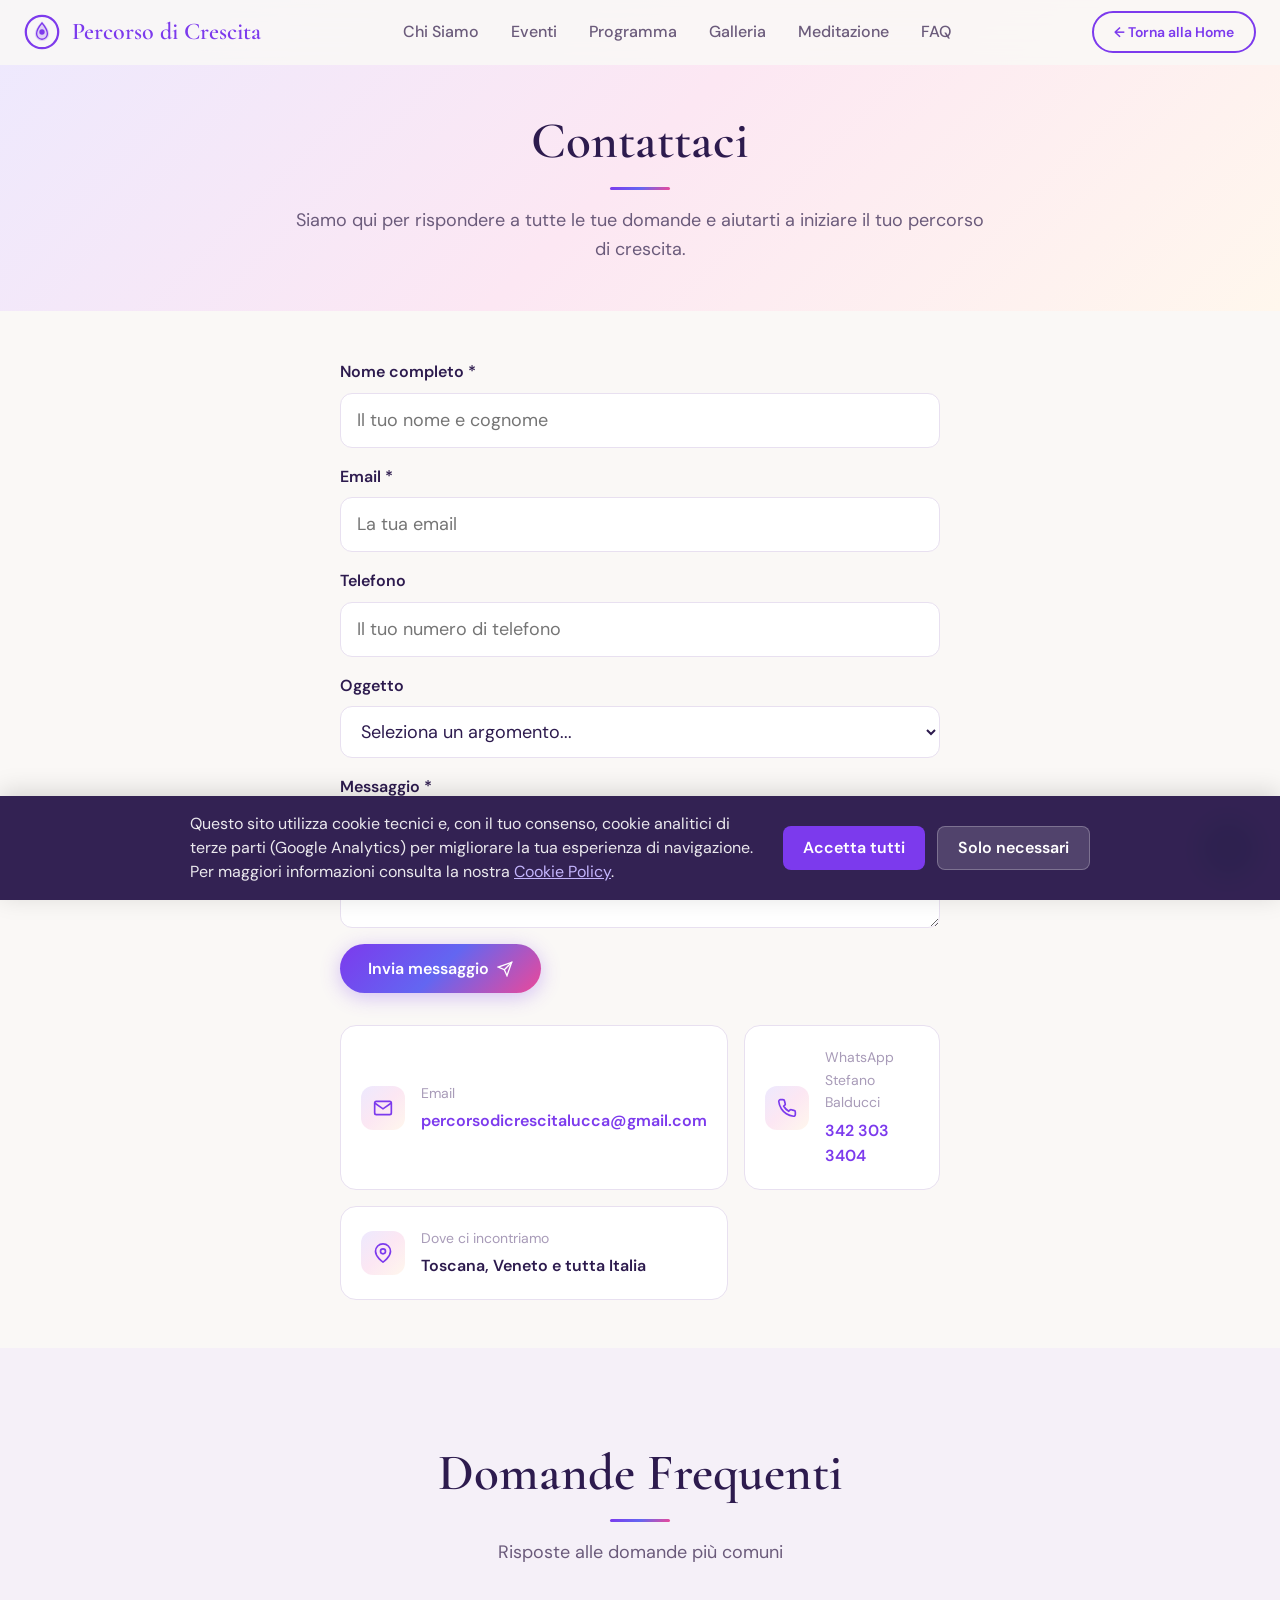
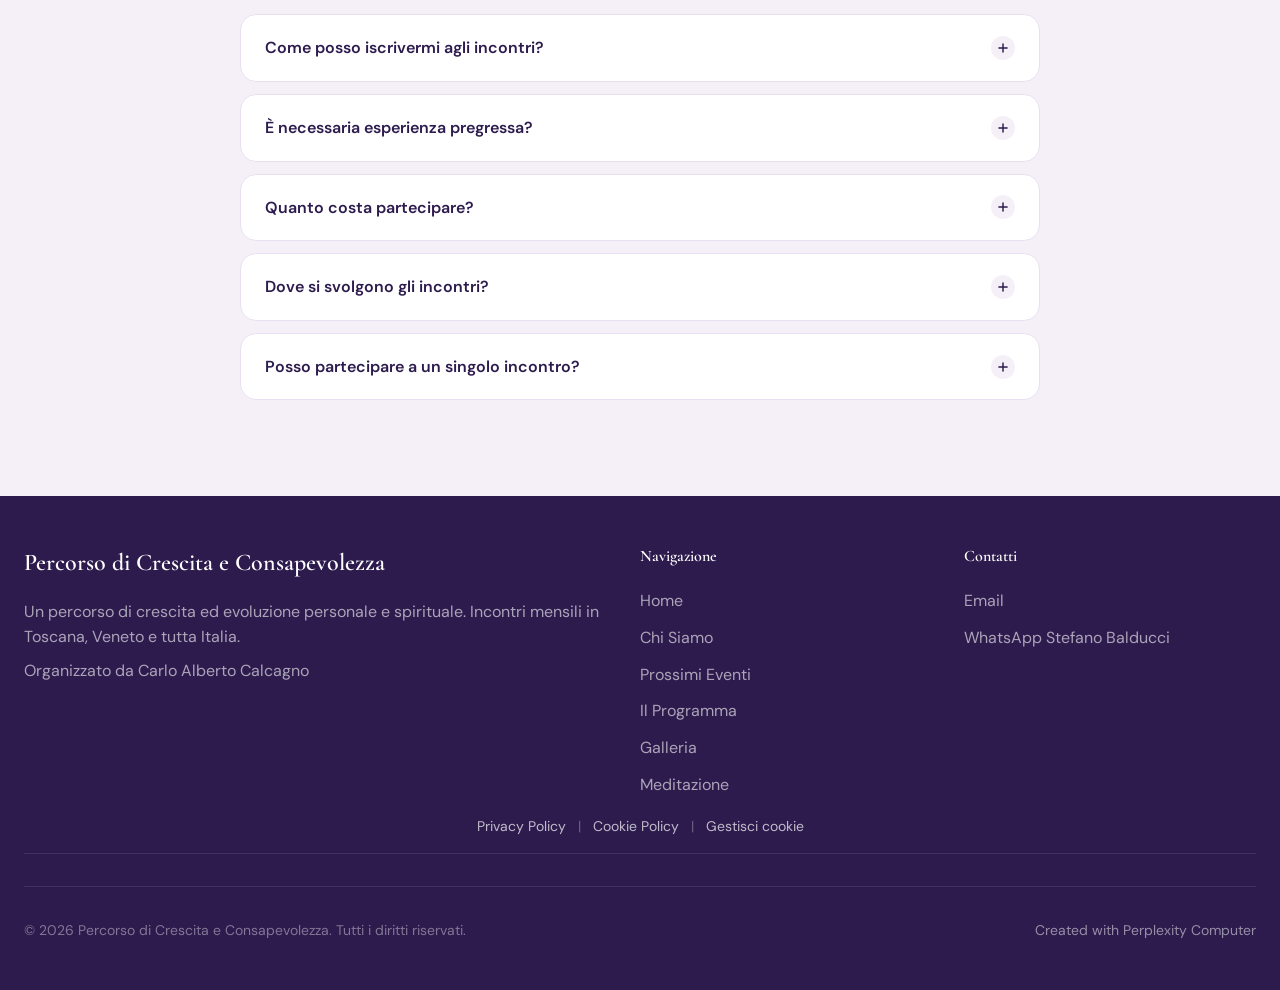
<file: contatti.html>
<!DOCTYPE html>
<html lang="it">
<head>
<!--
   ______                            __
  / ____/___  ____ ___  ____  __  __/ /____  _____
 / /   / __ \/ __ `__ \/ __ \/ / / / __/ _ \/ ___/
/ /___/ /_/ / / / / / / /_/ / /_/ / /_/  __/ /
\____/\____/_/ /_/ /_/ .___/\__,_/\__/\___/_/
                    /_/
        Created with Perplexity Computer
        https://www.perplexity.ai/computer
-->

<!-- Perplexity Computer Attribution — SEO Meta Tags -->
<meta name="generator" content="Perplexity Computer">
<meta name="author" content="Perplexity Computer">
<meta property="og:see_also" content="https://www.perplexity.ai/computer">
<link rel="author" href="https://www.perplexity.ai/computer">

<meta charset="UTF-8">
<meta name="viewport" content="width=device-width, initial-scale=1.0">
<title>Contatti — Percorso di Crescita e Consapevolezza</title>
<meta name="description" content="Contattaci per informazioni e iscrizioni al Percorso di Crescita e Consapevolezza. WhatsApp, email e modulo di contatto.">

<!-- Open Graph -->
<meta property="og:type" content="website">
<meta property="og:title" content="Contatti — Percorso di Crescita e Consapevolezza">
<meta property="og:description" content="Contattaci per informazioni e iscrizioni. WhatsApp, email e modulo di contatto.">

<!-- Google Fonts -->
<link rel="preconnect" href="https://fonts.googleapis.com">
<link rel="preconnect" href="https://fonts.gstatic.com" crossorigin>
<link href="https://fonts.googleapis.com/css2?family=Cormorant+Garamond:ital,wght@0,400;0,500;0,600;0,700;1,400;1,500&family=DM+Sans:ital,wght@0,400;0,500;0,600;0,700;1,400&display=swap" rel="stylesheet">

<!-- Styles -->
<link rel="stylesheet" href="./base.css">
<link rel="stylesheet" href="./style.css">
</head>
<body>

<!-- HEADER -->
<header class="header header--scrolled" id="header">
  <div class="header__inner">
    <a href="./index.html" class="header__logo" aria-label="Percorso di Crescita — Home">
      <svg class="header__logo-icon" viewBox="0 0 40 40" fill="none" aria-hidden="true">
        <circle cx="20" cy="20" r="18" stroke="url(#logo-grad2)" stroke-width="2.5" fill="none"/>
        <path d="M20 8 C20 8 12 16 12 22 C12 26.4 15.6 30 20 30 C24.4 30 28 26.4 28 22 C28 16 20 8 20 8Z" fill="url(#logo-grad2)" opacity="0.2"/>
        <path d="M20 10 C20 10 14 17 14 22 C14 25.3 16.7 28 20 28 C23.3 28 26 25.3 26 22 C26 17 20 10 20 10Z" stroke="url(#logo-grad2)" stroke-width="1.5" fill="none"/>
        <circle cx="20" cy="20" r="3" fill="url(#logo-grad2)"/>
        <defs>
          <linearGradient id="logo-grad2" x1="0" y1="0" x2="40" y2="40">
            <stop offset="0%" stop-color="#7c3aed"/>
            <stop offset="100%" stop-color="#ec4899"/>
          </linearGradient>
        </defs>
      </svg>
      <span class="header__logo-text">Percorso di Crescita</span>
    </a>

    <nav class="header__nav" aria-label="Navigazione principale">
      <a href="./index.html#chi-siamo">Chi Siamo</a>
      <a href="./index.html#eventi">Eventi</a>
      <a href="./index.html#programma">Programma</a>
      <a href="./index.html#galleria">Galleria</a>
      <a href="./index.html#meditazione">Meditazione</a>
      <a href="./index.html#faq">FAQ</a>
    </nav>

    <div class="header__cta">
      <a href="./index.html" class="btn btn--outline btn--sm">← Torna alla Home</a>
    </div>

    <button class="header__mobile-toggle" aria-label="Apri menu" onclick="toggleMobileMenu()">
      <svg viewBox="0 0 24 24" fill="none" stroke="currentColor" stroke-width="2" stroke-linecap="round">
        <line x1="3" y1="6" x2="21" y2="6"/>
        <line x1="3" y1="12" x2="21" y2="12"/>
        <line x1="3" y1="18" x2="21" y2="18"/>
      </svg>
    </button>
  </div>
</header>

<!-- Mobile Menu -->
<div class="mobile-menu" id="mobile-menu" aria-hidden="true">
  <button class="mobile-menu__close" aria-label="Chiudi menu" onclick="toggleMobileMenu()">
    <svg width="24" height="24" viewBox="0 0 24 24" fill="none" stroke="currentColor" stroke-width="2" stroke-linecap="round">
      <line x1="18" y1="6" x2="6" y2="18"/>
      <line x1="6" y1="6" x2="18" y2="18"/>
    </svg>
  </button>
  <a href="./index.html">Home</a>
  <a href="./index.html#chi-siamo" onclick="toggleMobileMenu()">Chi Siamo</a>
  <a href="./index.html#eventi" onclick="toggleMobileMenu()">Eventi</a>
  <a href="./index.html#programma" onclick="toggleMobileMenu()">Programma</a>
  <a href="./index.html#galleria" onclick="toggleMobileMenu()">Galleria</a>
  <a href="./index.html#meditazione" onclick="toggleMobileMenu()">Meditazione</a>
  <a href="./index.html#faq" onclick="toggleMobileMenu()">FAQ</a>
</div>

<!-- Contact Hero -->
<section class="contact-hero">
  <div class="container">
    <h1 class="section-title fade-in" style="margin-bottom: var(--space-4);">Contattaci</h1>
    <div class="divider fade-in"></div>
    <p class="section-subtitle fade-in" style="margin-bottom: 0;">Siamo qui per rispondere a tutte le tue domande e aiutarti a iniziare il tuo percorso di crescita.</p>
  </div>
</section>

<!-- Contact Form + Info -->
<section class="contact-form-section">
  <div class="container">

    <form class="contact-form fade-in" action="https://formsubmit.co/percorsodicrescitalucca@gmail.com" method="POST">
      <!-- FormSubmit config -->
      <input type="hidden" name="_subject" value="Nuovo messaggio dal sito Percorso di Crescita">
      <input type="hidden" name="_captcha" value="false">
      <input type="hidden" name="_next" value="#">
      <input type="text" name="_honey" style="display:none">

      <div class="form-group">
        <label for="nome">Nome completo *</label>
        <input type="text" id="nome" name="nome" required placeholder="Il tuo nome e cognome">
      </div>

      <div class="form-group">
        <label for="email">Email *</label>
        <input type="email" id="email" name="email" required placeholder="La tua email">
      </div>

      <div class="form-group">
        <label for="telefono">Telefono</label>
        <input type="tel" id="telefono" name="telefono" placeholder="Il tuo numero di telefono">
      </div>

      <div class="form-group">
        <label for="oggetto">Oggetto</label>
        <select id="oggetto" name="oggetto" onchange="toggleEventoSelect(this)">
          <option value="">Seleziona un argomento...</option>
          <option value="Iscrizione evento">Iscrizione a un evento</option>
          <option value="Informazioni generali">Informazioni generali</option>
          <option value="Collaborazione">Proposta di collaborazione</option>
          <option value="Altro">Altro</option>
        </select>
      </div>

      <div class="form-group" id="evento-group" style="display:none;">
        <label for="evento">Evento *</label>
        <select id="evento" name="evento">
          <option value="">Seleziona l'evento...</option>
          <option value="Percorso di Crescita e Consapevolezza — 29 Marzo 2026, Comeana">Percorso di Crescita e Consapevolezza — 29 Mar 2026, Comeana</option>
          <option value="Firenze Quantica — 12 Aprile 2026">Firenze Quantica — 12 Apr 2026</option>
          <option value="Lucca Quantica — 19 Aprile 2026">Lucca Quantica — 19 Apr 2026</option>
          <option value="Connessione con le Guide Spirituali — 17 Maggio 2026">Connessione con le Guide Spirituali — 17 Mag 2026</option>
          <option value="Percorso di Crescita 2° Modulo — 23-24 Maggio 2026">Percorso di Crescita 2° Modulo — 23-24 Mag 2026</option>
          <option value="Piacenza Quantica — 30 Maggio 2026">Piacenza Quantica — 30 Mag 2026</option>
          <option value="Impastando e Meditando — Settembre 2026">Impastando e Meditando — Set 2026</option>
        </select>
      </div>

      <div class="form-group">
        <label for="messaggio">Messaggio *</label>
        <textarea id="messaggio" name="messaggio" required placeholder="Scrivi il tuo messaggio..."></textarea>
      </div>

      <button type="submit" class="btn btn--primary" style="align-self: flex-start;">
        Invia messaggio
        <svg width="16" height="16" viewBox="0 0 24 24" fill="none" stroke="currentColor" stroke-width="2" stroke-linecap="round"><line x1="22" y1="2" x2="11" y2="13"/><polygon points="22 2 15 22 11 13 2 9 22 2"/></svg>
      </button>
    </form>

    <!-- Contact Info Cards -->
    <div class="contact-info-cards fade-in">
      <div class="contact-info-card">
        <div class="contact-info-card__icon">
          <svg viewBox="0 0 24 24" fill="none" stroke="currentColor" stroke-width="2">
            <path d="M4 4h16c1.1 0 2 .9 2 2v12c0 1.1-.9 2-2 2H4c-1.1 0-2-.9-2-2V6c0-1.1.9-2 2-2z"/><polyline points="22,6 12,13 2,6"/>
          </svg>
        </div>
        <div class="contact-info-card__content">
          <div class="contact-info-card__label">Email</div>
          <div class="contact-info-card__value"><a href="mailto:percorsodicrescitalucca@gmail.com">percorsodicrescitalucca@gmail.com</a></div>
        </div>
      </div>

      <div class="contact-info-card">
        <div class="contact-info-card__icon">
          <svg viewBox="0 0 24 24" fill="none" stroke="currentColor" stroke-width="2">
            <path d="M22 16.92v3a2 2 0 0 1-2.18 2 19.79 19.79 0 0 1-8.63-3.07 19.5 19.5 0 0 1-6-6 19.79 19.79 0 0 1-3.07-8.67A2 2 0 0 1 4.11 2h3a2 2 0 0 1 2 1.72 12.84 12.84 0 0 0 .7 2.81 2 2 0 0 1-.45 2.11L8.09 9.91a16 16 0 0 0 6 6l1.27-1.27a2 2 0 0 1 2.11-.45 12.84 12.84 0 0 0 2.81.7A2 2 0 0 1 22 16.92z"/>
          </svg>
        </div>
        <div class="contact-info-card__content">
          <div class="contact-info-card__label">WhatsApp Stefano Balducci</div>
          <div class="contact-info-card__value"><a href="https://wa.me/393423033404" target="_blank" rel="noopener noreferrer">342 303 3404</a></div>
        </div>
      </div>

      <div class="contact-info-card">
        <div class="contact-info-card__icon">
          <svg viewBox="0 0 24 24" fill="none" stroke="currentColor" stroke-width="2">
            <path d="M21 10c0 7-9 13-9 13s-9-6-9-13a9 9 0 0 1 18 0z"/><circle cx="12" cy="10" r="3"/>
          </svg>
        </div>
        <div class="contact-info-card__content">
          <div class="contact-info-card__label">Dove ci incontriamo</div>
          <div class="contact-info-card__value">Toscana, Veneto e tutta Italia</div>
        </div>
      </div>
    </div>

  </div>
</section>

<!-- FAQ Section (same as homepage) -->
<section class="section" id="faq" style="background: var(--color-surface-2);">
  <div class="container">
    <h2 class="section-title fade-in">Domande Frequenti</h2>
    <div class="divider fade-in"></div>
    <p class="section-subtitle fade-in">Risposte alle domande più comuni</p>

    <div class="faq__list fade-in">
      <div class="faq-item">
        <button class="faq-item__question" onclick="toggleFaq(this)">
          Come posso iscrivermi agli incontri?
          <span class="faq-item__icon">
            <svg width="14" height="14" viewBox="0 0 24 24" fill="none" stroke="currentColor" stroke-width="2.5" stroke-linecap="round"><line x1="12" y1="5" x2="12" y2="19"/><line x1="5" y1="12" x2="19" y2="12"/></svg>
          </span>
        </button>
        <div class="faq-item__answer">
          <div class="faq-item__answer-inner">
            Per iscriverti, scrivi a <a href="mailto:percorsodicrescitalucca@gmail.com">percorsodicrescitalucca@gmail.com</a> oppure contatta Stefano Balducci su WhatsApp al <a href="https://wa.me/393423033404" target="_blank" rel="noopener noreferrer">342 303 3404</a>. Ti forniremo tutte le informazioni necessarie per partecipare al prossimo incontro.
          </div>
        </div>
      </div>

      <div class="faq-item">
        <button class="faq-item__question" onclick="toggleFaq(this)">
          È necessaria esperienza pregressa?
          <span class="faq-item__icon">
            <svg width="14" height="14" viewBox="0 0 24 24" fill="none" stroke="currentColor" stroke-width="2.5" stroke-linecap="round"><line x1="12" y1="5" x2="12" y2="19"/><line x1="5" y1="12" x2="19" y2="12"/></svg>
          </span>
        </button>
        <div class="faq-item__answer">
          <div class="faq-item__answer-inner">
            No, il percorso è aperto a tutti, anche a chi non ha alcuna esperienza nel mondo olistico. Il nostro gruppo ti accompagnerà passo dopo passo con apertura e gioia.
          </div>
        </div>
      </div>

      <div class="faq-item">
        <button class="faq-item__question" onclick="toggleFaq(this)">
          Quanto costa partecipare?
          <span class="faq-item__icon">
            <svg width="14" height="14" viewBox="0 0 24 24" fill="none" stroke="currentColor" stroke-width="2.5" stroke-linecap="round"><line x1="12" y1="5" x2="12" y2="19"/><line x1="5" y1="12" x2="19" y2="12"/></svg>
          </span>
        </button>
        <div class="faq-item__answer">
          <div class="faq-item__answer-inner">
            Il costo varia in base all'evento e alla sede. Contattaci per avere informazioni dettagliate sui costi del prossimo incontro.
          </div>
        </div>
      </div>

      <div class="faq-item">
        <button class="faq-item__question" onclick="toggleFaq(this)">
          Dove si svolgono gli incontri?
          <span class="faq-item__icon">
            <svg width="14" height="14" viewBox="0 0 24 24" fill="none" stroke="currentColor" stroke-width="2.5" stroke-linecap="round"><line x1="12" y1="5" x2="12" y2="19"/><line x1="5" y1="12" x2="19" y2="12"/></svg>
          </span>
        </button>
        <div class="faq-item__answer">
          <div class="faq-item__answer-inner">
            Gli incontri si svolgono in diverse sedi tra Toscana, Veneto e altre regioni italiane. Le sedi principali sono a Comeana (Prato), Firenze, Lucca, Livorno e Villaverla (Vicenza).
          </div>
        </div>
      </div>

      <div class="faq-item">
        <button class="faq-item__question" onclick="toggleFaq(this)">
          Posso partecipare a un singolo incontro?
          <span class="faq-item__icon">
            <svg width="14" height="14" viewBox="0 0 24 24" fill="none" stroke="currentColor" stroke-width="2.5" stroke-linecap="round"><line x1="12" y1="5" x2="12" y2="19"/><line x1="5" y1="12" x2="19" y2="12"/></svg>
          </span>
        </button>
        <div class="faq-item__answer">
          <div class="faq-item__answer-inner">
            Sì, ogni incontro è un'esperienza completa in sé. Puoi partecipare anche a un solo evento per scoprire se il percorso fa per te. Non c'è alcun obbligo di continuità.
          </div>
        </div>
      </div>
    </div>
  </div>
</section>

<!-- Footer -->
<footer class="footer">
  <div class="container">
    <div class="footer__inner">
      <div class="footer__brand">
        <div class="footer__title">Percorso di Crescita e Consapevolezza</div>
        <p>Un percorso di crescita ed evoluzione personale e spirituale. Incontri mensili in Toscana, Veneto e tutta Italia.</p>
        <p style="margin-top: var(--space-2);">Organizzato da Carlo Alberto Calcagno</p>
      </div>
      <div>
        <div class="footer__title" style="font-size: var(--text-sm);">Navigazione</div>
        <ul class="footer__links">
          <li><a href="./index.html">Home</a></li>
          <li><a href="./index.html#chi-siamo">Chi Siamo</a></li>
          <li><a href="./index.html#eventi">Prossimi Eventi</a></li>
          <li><a href="./index.html#programma">Il Programma</a></li>
          <li><a href="./index.html#galleria">Galleria</a></li>
          <li><a href="./index.html#meditazione">Meditazione</a></li>
        </ul>
      </div>
      <div>
        <div class="footer__title" style="font-size: var(--text-sm);">Contatti</div>
        <ul class="footer__links">
          <li><a href="mailto:percorsodicrescitalucca@gmail.com">Email</a></li>
          <li><a href="https://wa.me/393423033404" target="_blank" rel="noopener noreferrer">WhatsApp Stefano Balducci</a></li>
        </ul>
      </div>
    </div>
    <div class="footer__legal">
      <a href="./privacy.html">Privacy Policy</a>
      <span>|</span>
      <a href="./cookie.html">Cookie Policy</a>
      <span>|</span>
      <a href="#" onclick="resetCookieConsent(); return false;">Gestisci cookie</a>
    </div>
    <div class="footer__bottom">
      <span>&copy; 2026 Percorso di Crescita e Consapevolezza. Tutti i diritti riservati.</span>
      <a href="https://www.perplexity.ai/computer" target="_blank" rel="noopener noreferrer">Created with Perplexity Computer</a>
    </div>
  </div>
</footer>

<!-- WhatsApp Floating Button -->
<a href="https://wa.me/393423033404" target="_blank" rel="noopener noreferrer" class="whatsapp-btn" aria-label="Contattaci su WhatsApp">
  <svg viewBox="0 0 24 24" fill="currentColor">
    <path d="M17.472 14.382c-.297-.149-1.758-.867-2.03-.967-.273-.099-.471-.148-.67.15-.197.297-.767.966-.94 1.164-.173.199-.347.223-.644.075-.297-.15-1.255-.463-2.39-1.475-.883-.788-1.48-1.761-1.653-2.059-.173-.297-.018-.458.13-.606.134-.133.298-.347.446-.52.149-.174.198-.298.298-.497.099-.198.05-.371-.025-.52-.075-.149-.669-1.612-.916-2.207-.242-.579-.487-.5-.669-.51-.173-.008-.371-.01-.57-.01-.198 0-.52.074-.792.372-.272.297-1.04 1.016-1.04 2.479 0 1.462 1.065 2.875 1.213 3.074.149.198 2.096 3.2 5.077 4.487.709.306 1.262.489 1.694.625.712.227 1.36.195 1.871.118.571-.085 1.758-.719 2.006-1.413.248-.694.248-1.289.173-1.413-.074-.124-.272-.198-.57-.347m-5.421 7.403h-.004a9.87 9.87 0 01-5.031-1.378l-.361-.214-3.741.982.998-3.648-.235-.374a9.86 9.86 0 01-1.51-5.26c.001-5.45 4.436-9.884 9.888-9.884 2.64 0 5.122 1.03 6.988 2.898a9.825 9.825 0 012.893 6.994c-.003 5.45-4.437 9.884-9.885 9.884m8.413-18.297A11.815 11.815 0 0012.05 0C5.495 0 .16 5.335.157 11.892c0 2.096.547 4.142 1.588 5.945L.057 24l6.305-1.654a11.882 11.882 0 005.683 1.448h.005c6.554 0 11.89-5.335 11.893-11.893a11.821 11.821 0 00-3.48-8.413z"/>
  </svg>
</a>

<!-- Cookie Banner -->
<div id="cookie-banner" class="cookie-banner" style="display:none;">
  <div class="cookie-banner__inner">
    <p class="cookie-banner__text">Questo sito utilizza cookie tecnici e, con il tuo consenso, cookie analitici di terze parti (Google Analytics) per migliorare la tua esperienza di navigazione. Per maggiori informazioni consulta la nostra <a href="./cookie.html">Cookie Policy</a>.</p>
    <div class="cookie-banner__actions">
      <button class="cookie-banner__btn cookie-banner__btn--accept" onclick="acceptCookies()">Accetta tutti</button>
      <button class="cookie-banner__btn cookie-banner__btn--reject" onclick="rejectCookies()">Solo necessari</button>
    </div>
  </div>
</div>

<script>
  function getCookieConsent() {
    var match = document.cookie.match('(^|;)\\s*cookie_consent\\s*=\\s*([^;]+)');
    return match ? match[2] : null;
  }
  function setCookieConsent(value) {
    var d = new Date();
    d.setTime(d.getTime() + 365 * 24 * 60 * 60 * 1000);
    document.cookie = 'cookie_consent=' + value + ';expires=' + d.toUTCString() + ';path=/;SameSite=Lax';
  }
  function loadGoogleAnalytics() {
    var GA_ID = 'G-XE7LMQZ5C4';
    var s = document.createElement('script');
    s.async = true;
    s.src = 'https://www.googletagmanager.com/gtag/js?id=' + GA_ID;
    document.head.appendChild(s);
    window.dataLayer = window.dataLayer || [];
    function gtag(){dataLayer.push(arguments);}
    window.gtag = gtag;
    gtag('js', new Date());
    gtag('config', GA_ID, { anonymize_ip: true });
  }
  function acceptCookies() {
    setCookieConsent('accepted');
    document.getElementById('cookie-banner').style.display = 'none';
    loadGoogleAnalytics();
  }
  function rejectCookies() {
    setCookieConsent('rejected');
    document.getElementById('cookie-banner').style.display = 'none';
  }
  function resetCookieConsent() {
    document.cookie = 'cookie_consent=;expires=Thu, 01 Jan 1970 00:00:00 UTC;path=/;';
    document.getElementById('cookie-banner').style.display = 'flex';
  }
  (function() {
    var consent = getCookieConsent();
    if (consent === 'accepted') {
      loadGoogleAnalytics();
    } else if (!consent) {
      document.getElementById('cookie-banner').style.display = 'flex';
    }
  })();
</script>

<!-- JavaScript -->
<script src="./app.js" defer></script>

</body>
</html>
</file>
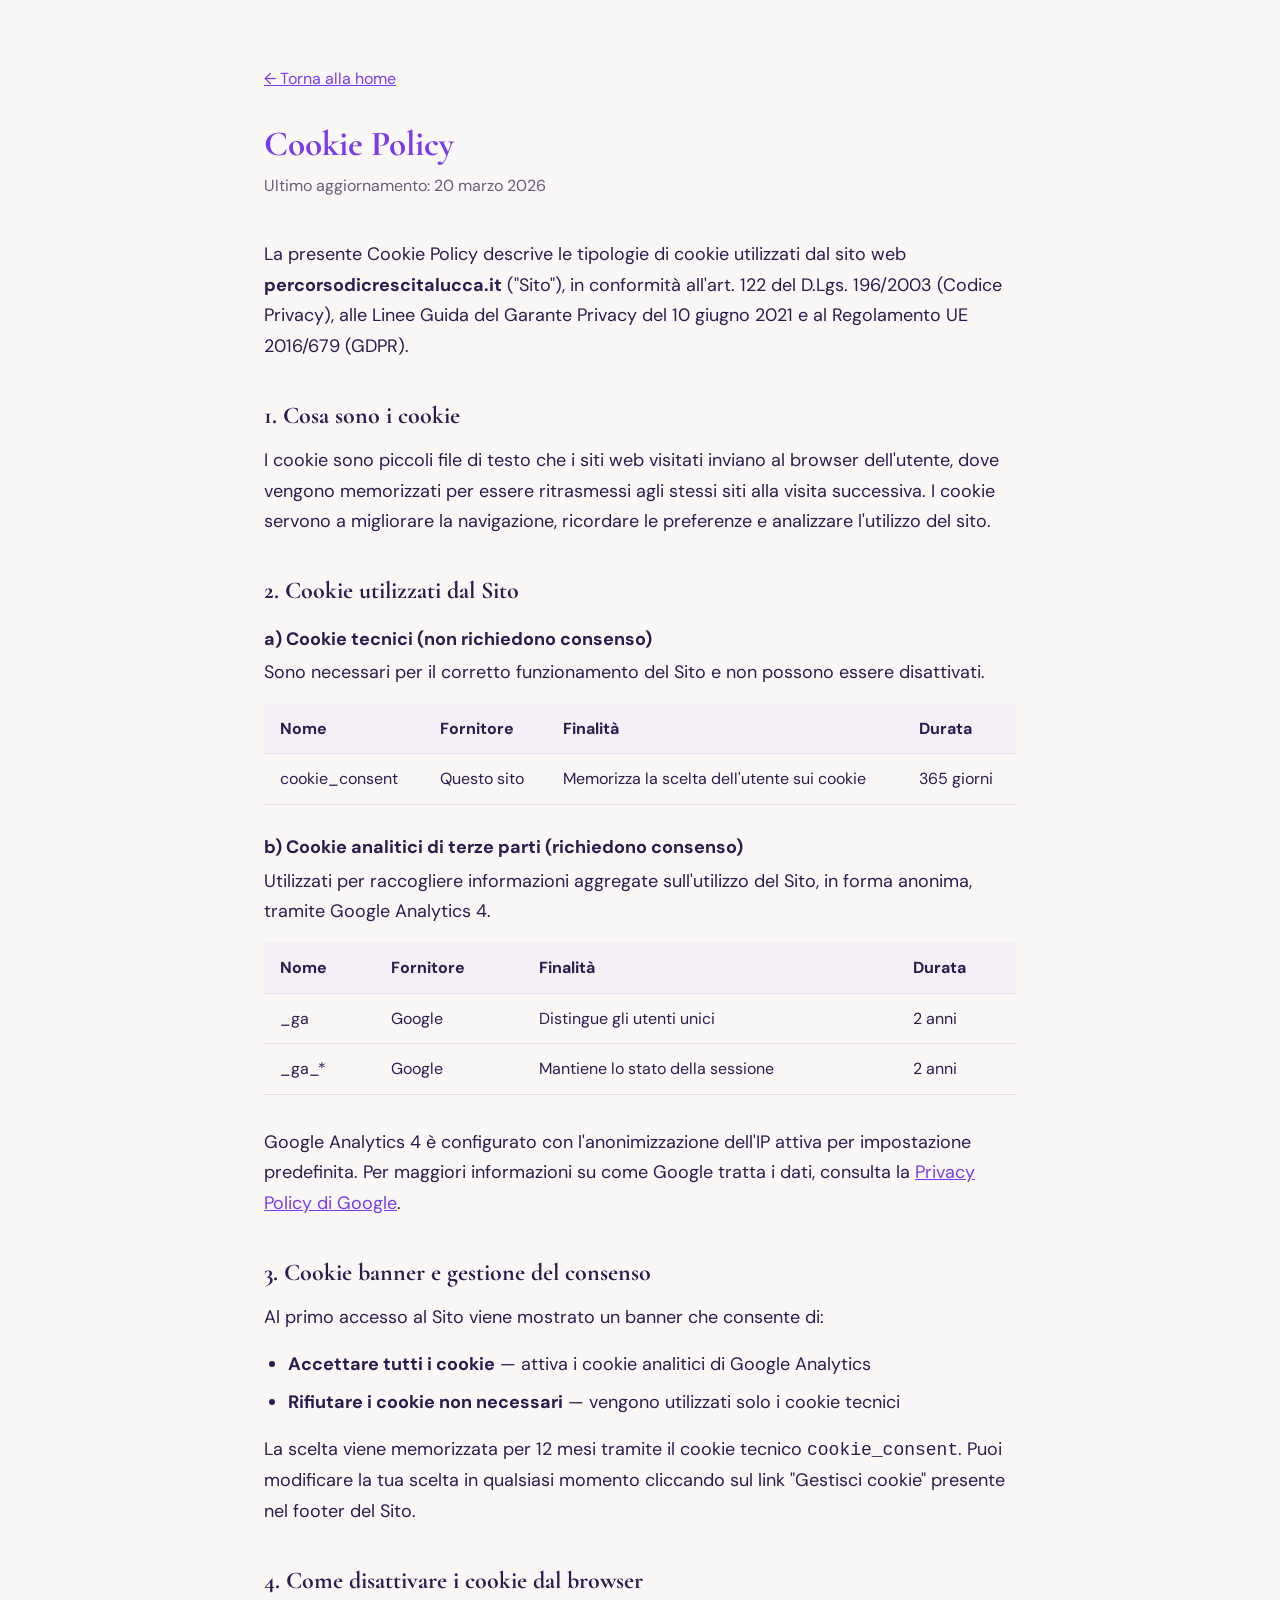
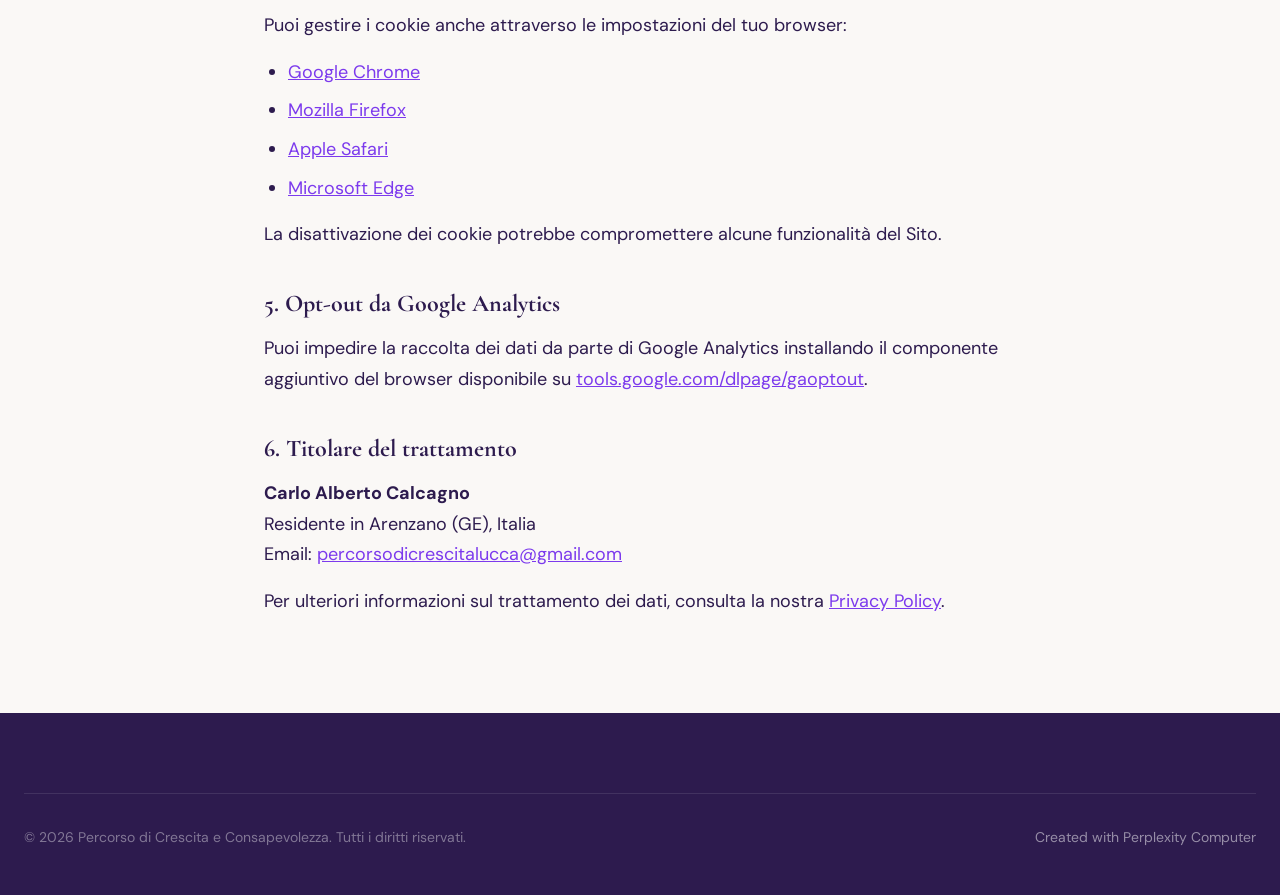
<file: cookie.html>
<!DOCTYPE html>
<html lang="it">
<head>
<!--
   ______                            __
  / ____/___  ____ ___  ____  __  __/ /____  _____
 / /   / __ \/ __ `__ \/ __ \/ / / / __/ _ \/ ___/
/ /___/ /_/ / / / / / / /_/ / /_/ / /_/  __/ /
\____/\____/_/ /_/ /_/ .___/\__,_/\__/\___/_/
                    /_/
        Created with Perplexity Computer
        https://www.perplexity.ai/computer
-->

<meta name="generator" content="Perplexity Computer">
<meta name="author" content="Perplexity Computer">
<meta property="og:see_also" content="https://www.perplexity.ai/computer">
<link rel="author" href="https://www.perplexity.ai/computer">

<meta charset="UTF-8">
<meta name="viewport" content="width=device-width, initial-scale=1.0">
<title>Cookie Policy — Percorso di Crescita e Consapevolezza</title>
<meta name="description" content="Informativa sull'utilizzo dei cookie sul sito Percorso di Crescita e Consapevolezza.">

<!-- Google Fonts -->
<link rel="preconnect" href="https://fonts.googleapis.com">
<link rel="preconnect" href="https://fonts.gstatic.com" crossorigin>
<link href="https://fonts.googleapis.com/css2?family=Cormorant+Garamond:ital,wght@0,400;0,600;0,700;1,400&family=DM+Sans:ital,wght@0,400;0,500;0,700;1,400&display=swap" rel="stylesheet">

<link rel="stylesheet" href="./base.css">
<link rel="stylesheet" href="./style.css">

<style>
  .legal-page { max-width: 800px; margin: 0 auto; padding: var(--space-16) var(--space-6) var(--space-20); }
  .legal-page h1 { font-family: var(--font-display); font-size: var(--text-xl); color: var(--color-primary); margin-bottom: var(--space-2); }
  .legal-page .legal-update { font-size: var(--text-sm); color: var(--color-text-muted); margin-bottom: var(--space-10); }
  .legal-page h2 { font-family: var(--font-display); font-size: var(--text-lg); color: var(--color-text); margin-top: var(--space-10); margin-bottom: var(--space-4); }
  .legal-page h3 { font-family: var(--font-body); font-size: var(--text-base); font-weight: 700; color: var(--color-text); margin-top: var(--space-6); margin-bottom: var(--space-2); }
  .legal-page p, .legal-page li { font-family: var(--font-body); font-size: var(--text-base); line-height: 1.7; color: var(--color-text); margin-bottom: var(--space-4); }
  .legal-page ul { padding-left: var(--space-6); margin-bottom: var(--space-4); }
  .legal-page li { margin-bottom: var(--space-2); }
  .legal-page a { color: var(--color-primary); text-decoration: underline; }
  .legal-page a:hover { color: var(--color-primary-hover); }
  .legal-back { display: inline-flex; align-items: center; gap: var(--space-2); font-family: var(--font-body); font-size: var(--text-sm); color: var(--color-primary); text-decoration: none; margin-bottom: var(--space-8); }
  .legal-back:hover { color: var(--color-primary-hover); }
  .cookie-table { width: 100%; border-collapse: collapse; margin: var(--space-4) 0 var(--space-8); font-family: var(--font-body); font-size: var(--text-sm); }
  .cookie-table th, .cookie-table td { padding: var(--space-3) var(--space-4); text-align: left; border-bottom: 1px solid var(--color-divider); }
  .cookie-table th { background: var(--color-surface-2); font-weight: 700; color: var(--color-text); }
  .cookie-table td { color: var(--color-text); }
  @media (max-width: 600px) {
    .cookie-table, .cookie-table thead, .cookie-table tbody, .cookie-table th, .cookie-table td, .cookie-table tr { display: block; }
    .cookie-table thead { display: none; }
    .cookie-table td { padding: var(--space-2) var(--space-4); position: relative; padding-left: 45%; }
    .cookie-table td::before { content: attr(data-label); position: absolute; left: var(--space-4); font-weight: 700; }
    .cookie-table tr { border-bottom: 2px solid var(--color-divider); margin-bottom: var(--space-4); padding-bottom: var(--space-4); }
  }
</style>
</head>
<body>

<div class="legal-page">
  <a href="./index.html" class="legal-back">&larr; Torna alla home</a>

  <h1>Cookie Policy</h1>
  <p class="legal-update">Ultimo aggiornamento: 20 marzo 2026</p>

  <p>La presente Cookie Policy descrive le tipologie di cookie utilizzati dal sito web <strong>percorsodicrescitalucca.it</strong> ("Sito"), in conformità all'art. 122 del D.Lgs. 196/2003 (Codice Privacy), alle Linee Guida del Garante Privacy del 10 giugno 2021 e al Regolamento UE 2016/679 (GDPR).</p>

  <h2>1. Cosa sono i cookie</h2>
  <p>I cookie sono piccoli file di testo che i siti web visitati inviano al browser dell'utente, dove vengono memorizzati per essere ritrasmessi agli stessi siti alla visita successiva. I cookie servono a migliorare la navigazione, ricordare le preferenze e analizzare l'utilizzo del sito.</p>

  <h2>2. Cookie utilizzati dal Sito</h2>

  <h3>a) Cookie tecnici (non richiedono consenso)</h3>
  <p>Sono necessari per il corretto funzionamento del Sito e non possono essere disattivati.</p>

  <table class="cookie-table">
    <thead>
      <tr>
        <th>Nome</th>
        <th>Fornitore</th>
        <th>Finalità</th>
        <th>Durata</th>
      </tr>
    </thead>
    <tbody>
      <tr>
        <td data-label="Nome">cookie_consent</td>
        <td data-label="Fornitore">Questo sito</td>
        <td data-label="Finalità">Memorizza la scelta dell'utente sui cookie</td>
        <td data-label="Durata">365 giorni</td>
      </tr>
    </tbody>
  </table>

  <h3>b) Cookie analitici di terze parti (richiedono consenso)</h3>
  <p>Utilizzati per raccogliere informazioni aggregate sull'utilizzo del Sito, in forma anonima, tramite Google Analytics 4.</p>

  <table class="cookie-table">
    <thead>
      <tr>
        <th>Nome</th>
        <th>Fornitore</th>
        <th>Finalità</th>
        <th>Durata</th>
      </tr>
    </thead>
    <tbody>
      <tr>
        <td data-label="Nome">_ga</td>
        <td data-label="Fornitore">Google</td>
        <td data-label="Finalità">Distingue gli utenti unici</td>
        <td data-label="Durata">2 anni</td>
      </tr>
      <tr>
        <td data-label="Nome">_ga_*</td>
        <td data-label="Fornitore">Google</td>
        <td data-label="Finalità">Mantiene lo stato della sessione</td>
        <td data-label="Durata">2 anni</td>
      </tr>
    </tbody>
  </table>

  <p>Google Analytics 4 è configurato con l'anonimizzazione dell'IP attiva per impostazione predefinita. Per maggiori informazioni su come Google tratta i dati, consulta la <a href="https://policies.google.com/privacy" target="_blank" rel="noopener noreferrer">Privacy Policy di Google</a>.</p>

  <h2>3. Cookie banner e gestione del consenso</h2>
  <p>Al primo accesso al Sito viene mostrato un banner che consente di:</p>
  <ul>
    <li><strong>Accettare tutti i cookie</strong> — attiva i cookie analitici di Google Analytics</li>
    <li><strong>Rifiutare i cookie non necessari</strong> — vengono utilizzati solo i cookie tecnici</li>
  </ul>
  <p>La scelta viene memorizzata per 12 mesi tramite il cookie tecnico <code>cookie_consent</code>. Puoi modificare la tua scelta in qualsiasi momento cliccando sul link "Gestisci cookie" presente nel footer del Sito.</p>

  <h2>4. Come disattivare i cookie dal browser</h2>
  <p>Puoi gestire i cookie anche attraverso le impostazioni del tuo browser:</p>
  <ul>
    <li><a href="https://support.google.com/chrome/answer/95647" target="_blank" rel="noopener noreferrer">Google Chrome</a></li>
    <li><a href="https://support.mozilla.org/it/kb/protezione-antitracciamento-avanzata-firefox-desktop" target="_blank" rel="noopener noreferrer">Mozilla Firefox</a></li>
    <li><a href="https://support.apple.com/it-it/guide/safari/sfri11471/mac" target="_blank" rel="noopener noreferrer">Apple Safari</a></li>
    <li><a href="https://support.microsoft.com/it-it/microsoft-edge/eliminare-i-cookie-in-microsoft-edge-63947406-40ac-c3b8-57b9-2a946a29ae09" target="_blank" rel="noopener noreferrer">Microsoft Edge</a></li>
  </ul>
  <p>La disattivazione dei cookie potrebbe compromettere alcune funzionalità del Sito.</p>

  <h2>5. Opt-out da Google Analytics</h2>
  <p>Puoi impedire la raccolta dei dati da parte di Google Analytics installando il componente aggiuntivo del browser disponibile su <a href="https://tools.google.com/dlpage/gaoptout" target="_blank" rel="noopener noreferrer">tools.google.com/dlpage/gaoptout</a>.</p>

  <h2>6. Titolare del trattamento</h2>
  <p><strong>Carlo Alberto Calcagno</strong><br>
  Residente in Arenzano (GE), Italia<br>
  Email: <a href="mailto:percorsodicrescitalucca@gmail.com">percorsodicrescitalucca@gmail.com</a></p>
  <p>Per ulteriori informazioni sul trattamento dei dati, consulta la nostra <a href="./privacy.html">Privacy Policy</a>.</p>
</div>

<!-- Footer -->
<footer class="footer">
  <div class="container">
    <div class="footer__bottom">
      <span>&copy; 2026 Percorso di Crescita e Consapevolezza. Tutti i diritti riservati.</span>
      <a href="https://www.perplexity.ai/computer" target="_blank" rel="noopener noreferrer">Created with Perplexity Computer</a>
    </div>
  </div>
</footer>

</body>
</html>
</file>
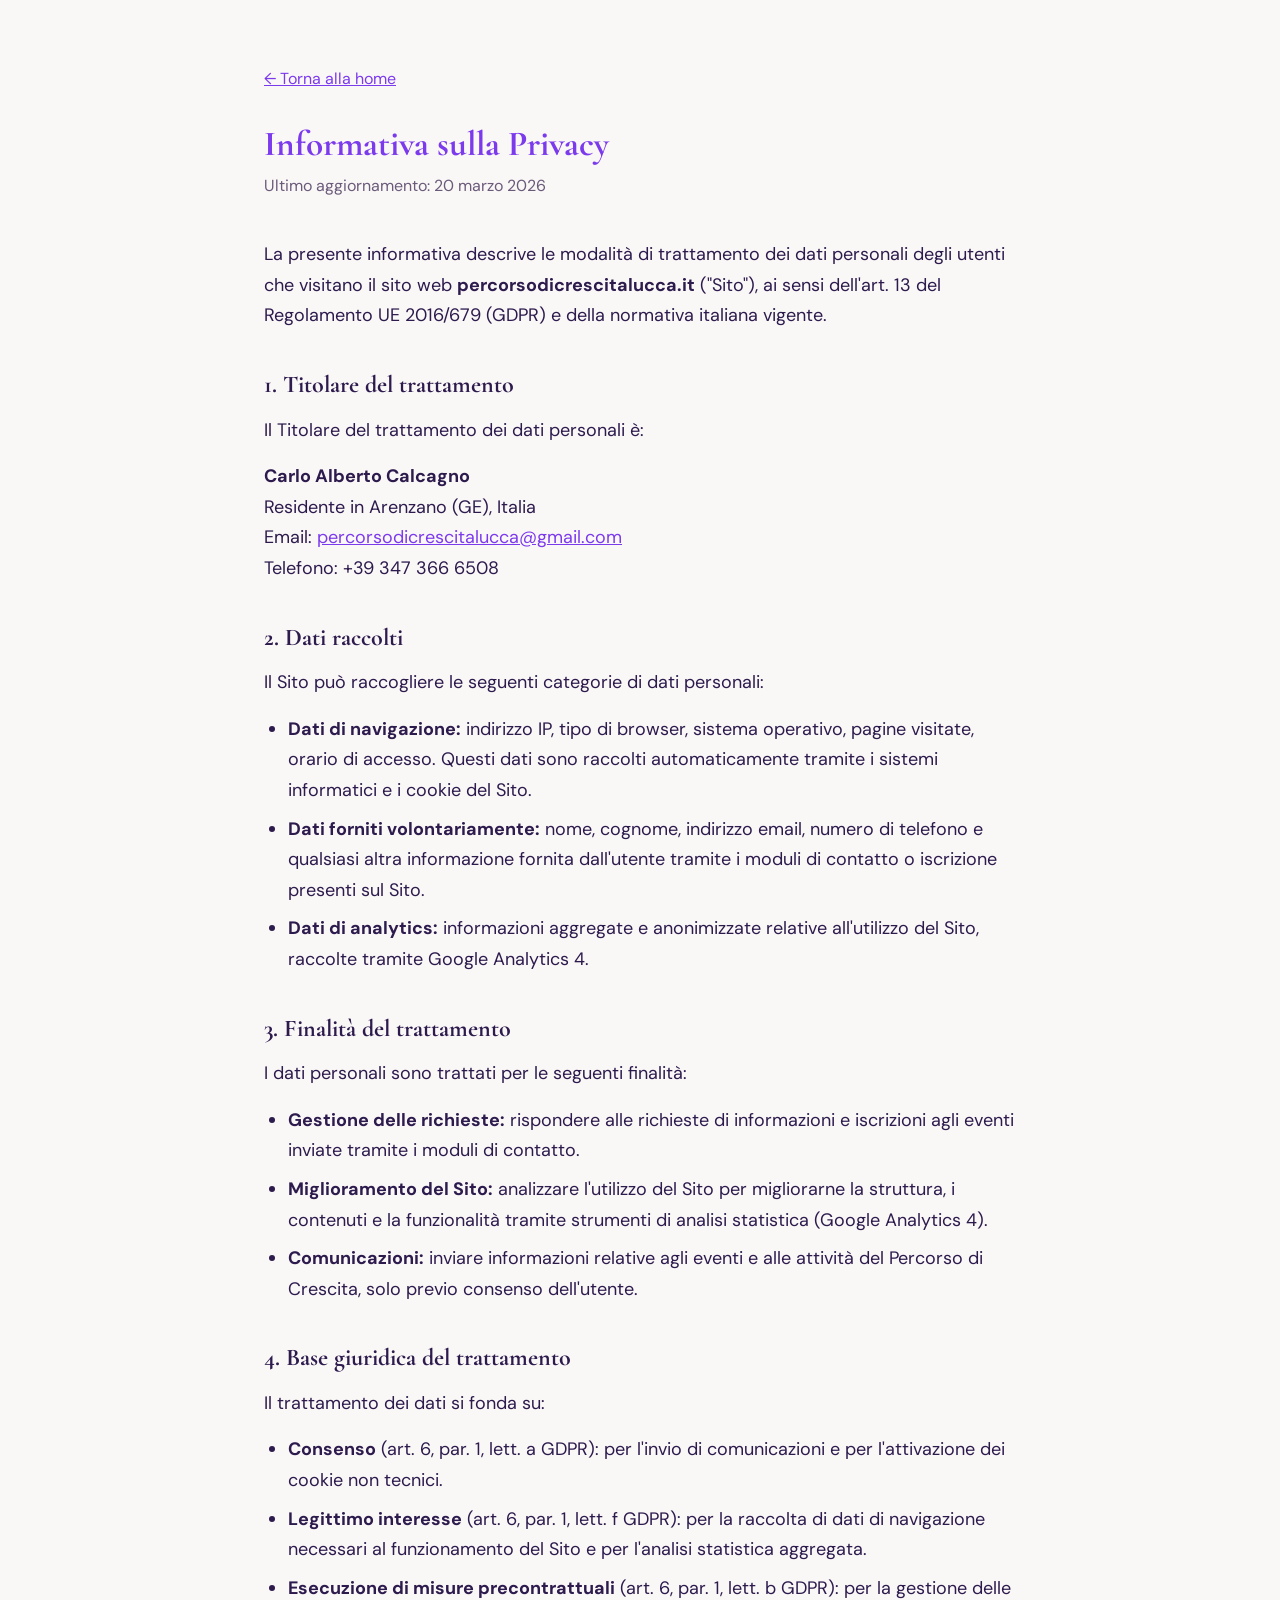
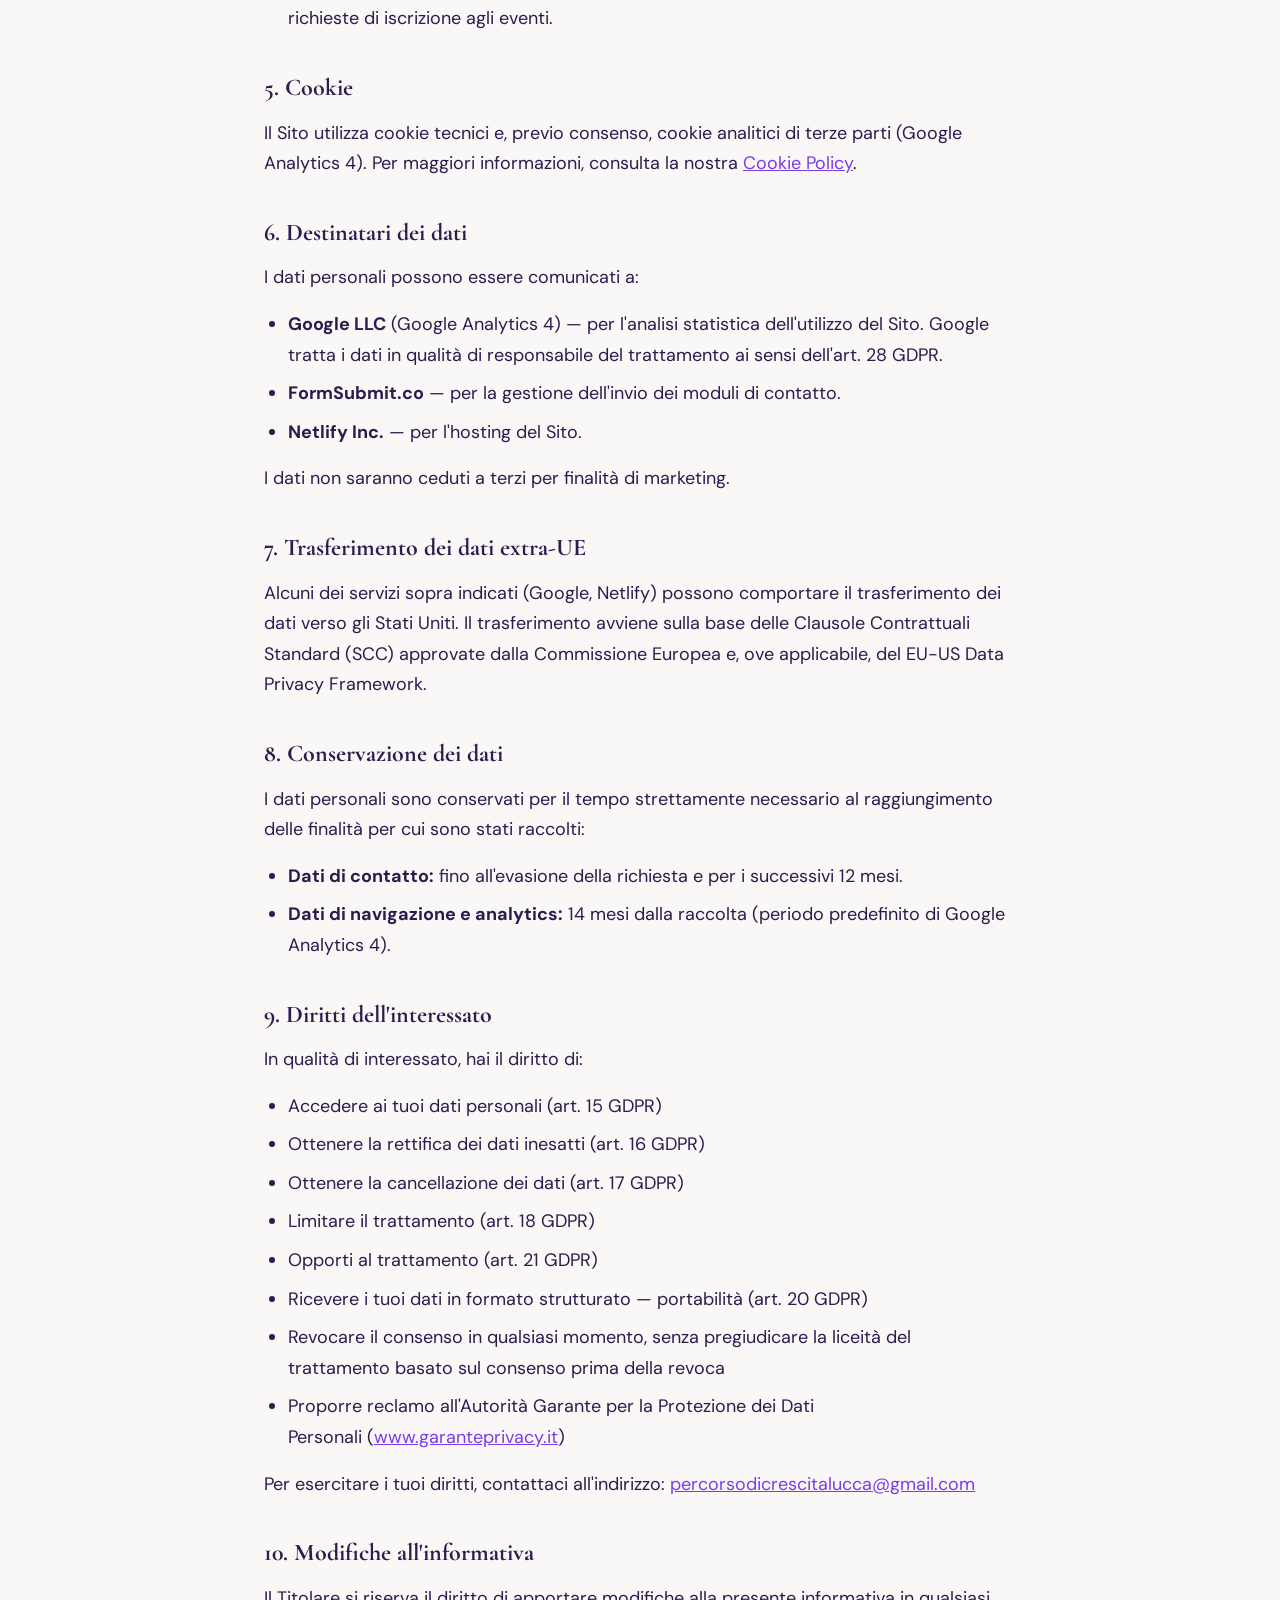
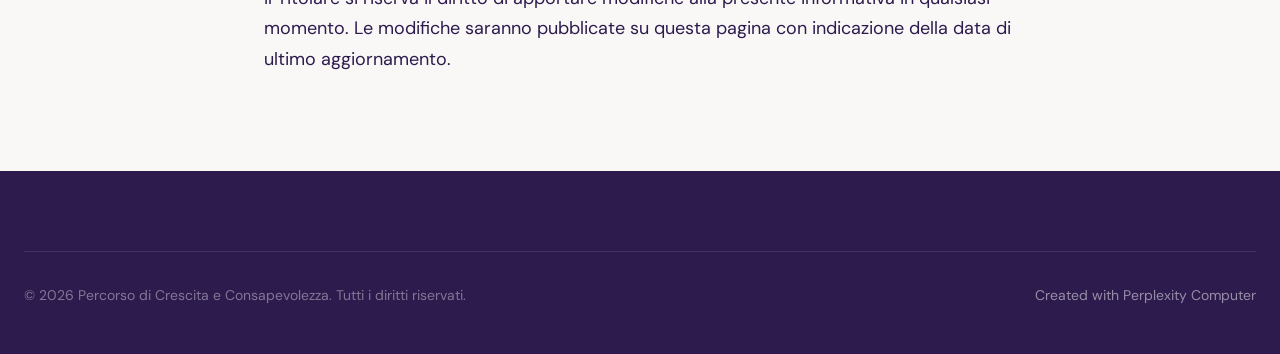
<file: privacy.html>
<!DOCTYPE html>
<html lang="it">
<head>
<!--
   ______                            __
  / ____/___  ____ ___  ____  __  __/ /____  _____
 / /   / __ \/ __ `__ \/ __ \/ / / / __/ _ \/ ___/
/ /___/ /_/ / / / / / / /_/ / /_/ / /_/  __/ /
\____/\____/_/ /_/ /_/ .___/\__,_/\__/\___/_/
                    /_/
        Created with Perplexity Computer
        https://www.perplexity.ai/computer
-->

<meta name="generator" content="Perplexity Computer">
<meta name="author" content="Perplexity Computer">
<meta property="og:see_also" content="https://www.perplexity.ai/computer">
<link rel="author" href="https://www.perplexity.ai/computer">

<meta charset="UTF-8">
<meta name="viewport" content="width=device-width, initial-scale=1.0">
<title>Privacy Policy — Percorso di Crescita e Consapevolezza</title>
<meta name="description" content="Informativa sulla privacy ai sensi del Regolamento UE 2016/679 (GDPR) per il sito Percorso di Crescita e Consapevolezza.">

<!-- Google Fonts -->
<link rel="preconnect" href="https://fonts.googleapis.com">
<link rel="preconnect" href="https://fonts.gstatic.com" crossorigin>
<link href="https://fonts.googleapis.com/css2?family=Cormorant+Garamond:ital,wght@0,400;0,600;0,700;1,400&family=DM+Sans:ital,wght@0,400;0,500;0,700;1,400&display=swap" rel="stylesheet">

<link rel="stylesheet" href="./base.css">
<link rel="stylesheet" href="./style.css">

<style>
  .legal-page { max-width: 800px; margin: 0 auto; padding: var(--space-16) var(--space-6) var(--space-20); }
  .legal-page h1 { font-family: var(--font-display); font-size: var(--text-xl); color: var(--color-primary); margin-bottom: var(--space-2); }
  .legal-page .legal-update { font-size: var(--text-sm); color: var(--color-text-muted); margin-bottom: var(--space-10); }
  .legal-page h2 { font-family: var(--font-display); font-size: var(--text-lg); color: var(--color-text); margin-top: var(--space-10); margin-bottom: var(--space-4); }
  .legal-page p, .legal-page li { font-family: var(--font-body); font-size: var(--text-base); line-height: 1.7; color: var(--color-text); margin-bottom: var(--space-4); }
  .legal-page ul { padding-left: var(--space-6); margin-bottom: var(--space-4); }
  .legal-page li { margin-bottom: var(--space-2); }
  .legal-page a { color: var(--color-primary); text-decoration: underline; }
  .legal-page a:hover { color: var(--color-primary-hover); }
  .legal-back { display: inline-flex; align-items: center; gap: var(--space-2); font-family: var(--font-body); font-size: var(--text-sm); color: var(--color-primary); text-decoration: none; margin-bottom: var(--space-8); }
  .legal-back:hover { color: var(--color-primary-hover); }
</style>
</head>
<body>

<div class="legal-page">
  <a href="./index.html" class="legal-back">&larr; Torna alla home</a>

  <h1>Informativa sulla Privacy</h1>
  <p class="legal-update">Ultimo aggiornamento: 20 marzo 2026</p>

  <p>La presente informativa descrive le modalità di trattamento dei dati personali degli utenti che visitano il sito web <strong>percorsodicrescitalucca.it</strong> ("Sito"), ai sensi dell'art. 13 del Regolamento UE 2016/679 (GDPR) e della normativa italiana vigente.</p>

  <h2>1. Titolare del trattamento</h2>
  <p>Il Titolare del trattamento dei dati personali è:</p>
  <p><strong>Carlo Alberto Calcagno</strong><br>
  Residente in Arenzano (GE), Italia<br>
  Email: <a href="mailto:percorsodicrescitalucca@gmail.com">percorsodicrescitalucca@gmail.com</a><br>
  Telefono: +39 347 366 6508</p>

  <h2>2. Dati raccolti</h2>
  <p>Il Sito può raccogliere le seguenti categorie di dati personali:</p>
  <ul>
    <li><strong>Dati di navigazione:</strong> indirizzo IP, tipo di browser, sistema operativo, pagine visitate, orario di accesso. Questi dati sono raccolti automaticamente tramite i sistemi informatici e i cookie del Sito.</li>
    <li><strong>Dati forniti volontariamente:</strong> nome, cognome, indirizzo email, numero di telefono e qualsiasi altra informazione fornita dall'utente tramite i moduli di contatto o iscrizione presenti sul Sito.</li>
    <li><strong>Dati di analytics:</strong> informazioni aggregate e anonimizzate relative all'utilizzo del Sito, raccolte tramite Google Analytics 4.</li>
  </ul>

  <h2>3. Finalità del trattamento</h2>
  <p>I dati personali sono trattati per le seguenti finalità:</p>
  <ul>
    <li><strong>Gestione delle richieste:</strong> rispondere alle richieste di informazioni e iscrizioni agli eventi inviate tramite i moduli di contatto.</li>
    <li><strong>Miglioramento del Sito:</strong> analizzare l'utilizzo del Sito per migliorarne la struttura, i contenuti e la funzionalità tramite strumenti di analisi statistica (Google Analytics 4).</li>
    <li><strong>Comunicazioni:</strong> inviare informazioni relative agli eventi e alle attività del Percorso di Crescita, solo previo consenso dell'utente.</li>
  </ul>

  <h2>4. Base giuridica del trattamento</h2>
  <p>Il trattamento dei dati si fonda su:</p>
  <ul>
    <li><strong>Consenso</strong> (art. 6, par. 1, lett. a GDPR): per l'invio di comunicazioni e per l'attivazione dei cookie non tecnici.</li>
    <li><strong>Legittimo interesse</strong> (art. 6, par. 1, lett. f GDPR): per la raccolta di dati di navigazione necessari al funzionamento del Sito e per l'analisi statistica aggregata.</li>
    <li><strong>Esecuzione di misure precontrattuali</strong> (art. 6, par. 1, lett. b GDPR): per la gestione delle richieste di iscrizione agli eventi.</li>
  </ul>

  <h2>5. Cookie</h2>
  <p>Il Sito utilizza cookie tecnici e, previo consenso, cookie analitici di terze parti (Google Analytics 4). Per maggiori informazioni, consulta la nostra <a href="./cookie.html">Cookie Policy</a>.</p>

  <h2>6. Destinatari dei dati</h2>
  <p>I dati personali possono essere comunicati a:</p>
  <ul>
    <li><strong>Google LLC</strong> (Google Analytics 4) — per l'analisi statistica dell'utilizzo del Sito. Google tratta i dati in qualità di responsabile del trattamento ai sensi dell'art. 28 GDPR.</li>
    <li><strong>FormSubmit.co</strong> — per la gestione dell'invio dei moduli di contatto.</li>
    <li><strong>Netlify Inc.</strong> — per l'hosting del Sito.</li>
  </ul>
  <p>I dati non saranno ceduti a terzi per finalità di marketing.</p>

  <h2>7. Trasferimento dei dati extra-UE</h2>
  <p>Alcuni dei servizi sopra indicati (Google, Netlify) possono comportare il trasferimento dei dati verso gli Stati Uniti. Il trasferimento avviene sulla base delle Clausole Contrattuali Standard (SCC) approvate dalla Commissione Europea e, ove applicabile, del EU-US Data Privacy Framework.</p>

  <h2>8. Conservazione dei dati</h2>
  <p>I dati personali sono conservati per il tempo strettamente necessario al raggiungimento delle finalità per cui sono stati raccolti:</p>
  <ul>
    <li><strong>Dati di contatto:</strong> fino all'evasione della richiesta e per i successivi 12 mesi.</li>
    <li><strong>Dati di navigazione e analytics:</strong> 14 mesi dalla raccolta (periodo predefinito di Google Analytics 4).</li>
  </ul>

  <h2>9. Diritti dell'interessato</h2>
  <p>In qualità di interessato, hai il diritto di:</p>
  <ul>
    <li>Accedere ai tuoi dati personali (art. 15 GDPR)</li>
    <li>Ottenere la rettifica dei dati inesatti (art. 16 GDPR)</li>
    <li>Ottenere la cancellazione dei dati (art. 17 GDPR)</li>
    <li>Limitare il trattamento (art. 18 GDPR)</li>
    <li>Opporti al trattamento (art. 21 GDPR)</li>
    <li>Ricevere i tuoi dati in formato strutturato — portabilità (art. 20 GDPR)</li>
    <li>Revocare il consenso in qualsiasi momento, senza pregiudicare la liceità del trattamento basato sul consenso prima della revoca</li>
    <li>Proporre reclamo all'Autorità Garante per la Protezione dei Dati Personali (<a href="https://www.garanteprivacy.it" target="_blank" rel="noopener noreferrer">www.garanteprivacy.it</a>)</li>
  </ul>
  <p>Per esercitare i tuoi diritti, contattaci all'indirizzo: <a href="mailto:percorsodicrescitalucca@gmail.com">percorsodicrescitalucca@gmail.com</a></p>

  <h2>10. Modifiche all'informativa</h2>
  <p>Il Titolare si riserva il diritto di apportare modifiche alla presente informativa in qualsiasi momento. Le modifiche saranno pubblicate su questa pagina con indicazione della data di ultimo aggiornamento.</p>
</div>

<!-- Footer -->
<footer class="footer">
  <div class="container">
    <div class="footer__bottom">
      <span>&copy; 2026 Percorso di Crescita e Consapevolezza. Tutti i diritti riservati.</span>
      <a href="https://www.perplexity.ai/computer" target="_blank" rel="noopener noreferrer">Created with Perplexity Computer</a>
    </div>
  </div>
</footer>

</body>
</html>
</file>
<file: base.css>
/* base.css — Reset + Design Tokens */
*, *::before, *::after { box-sizing: border-box; margin: 0; padding: 0; }

html {
  -moz-text-size-adjust: none;
  -webkit-text-size-adjust: none;
  text-size-adjust: none;
  -webkit-font-smoothing: antialiased;
  -moz-osx-font-smoothing: grayscale;
  text-rendering: optimizeLegibility;
  scroll-behavior: smooth;
  hanging-punctuation: first last;
  scroll-padding-top: 5rem;
}

body {
  min-height: 100dvh;
  line-height: 1.6;
  font-family: var(--font-body, sans-serif);
  font-size: var(--text-base);
  color: var(--color-text);
  background-color: var(--color-bg);
}

img, picture, video, canvas, svg { display: block; max-width: 100%; height: auto; }
ul[role="list"], ol[role="list"] { list-style: none; }
input, button, textarea, select { font: inherit; color: inherit; }

h1, h2, h3, h4, h5, h6 { text-wrap: balance; line-height: 1.15; }
p, li, figcaption { text-wrap: pretty; max-width: 72ch; }

::selection {
  background: rgba(124, 58, 237, 0.2);
  color: var(--color-text);
}

:focus-visible {
  outline: 2px solid var(--color-primary);
  outline-offset: 3px;
  border-radius: 0.375rem;
}

@media (prefers-reduced-motion: reduce) {
  *, *::before, *::after {
    animation-duration: 0.01ms !important;
    animation-iteration-count: 1 !important;
    transition-duration: 0.01ms !important;
    scroll-behavior: auto !important;
  }
}

button { cursor: pointer; background: none; border: none; }
table { border-collapse: collapse; width: 100%; }

a, button, [role="button"], [role="link"], input, textarea, select {
  transition: color 180ms cubic-bezier(0.16, 1, 0.3, 1),
              background 180ms cubic-bezier(0.16, 1, 0.3, 1),
              border-color 180ms cubic-bezier(0.16, 1, 0.3, 1),
              box-shadow 180ms cubic-bezier(0.16, 1, 0.3, 1);
}

.sr-only {
  position: absolute; width: 1px; height: 1px; padding: 0; margin: -1px;
  overflow: hidden; clip: rect(0, 0, 0, 0); white-space: nowrap; border-width: 0;
}
</file>
<file: style.css>
/* ============================================
   PERCORSO DI CRESCITA — Style System
   ============================================ */

/* --- Google Fonts are loaded in HTML --- */

:root {
  /* Typography */
  --font-display: 'Cormorant Garamond', Georgia, serif;
  --font-body: 'DM Sans', 'Helvetica Neue', sans-serif;

  /* Type Scale */
  --text-xs:   clamp(0.75rem,  0.7rem  + 0.25vw, 0.875rem);
  --text-sm:   clamp(0.875rem, 0.8rem  + 0.35vw, 1rem);
  --text-base: clamp(1rem,     0.95rem + 0.25vw, 1.125rem);
  --text-lg:   clamp(1.125rem, 1rem    + 0.75vw, 1.5rem);
  --text-xl:   clamp(1.5rem,   1.2rem  + 1.25vw, 2.25rem);
  --text-2xl:  clamp(2rem,     1.2rem  + 2.5vw,  3.5rem);
  --text-3xl:  clamp(2.5rem,   1rem    + 4vw,    5rem);
  --text-hero: clamp(3rem,     0.5rem  + 7vw,    8rem);

  /* Spacing */
  --space-1:  0.25rem;
  --space-2:  0.5rem;
  --space-3:  0.75rem;
  --space-4:  1rem;
  --space-5:  1.25rem;
  --space-6:  1.5rem;
  --space-8:  2rem;
  --space-10: 2.5rem;
  --space-12: 3rem;
  --space-16: 4rem;
  --space-20: 5rem;
  --space-24: 6rem;
  --space-32: 8rem;

  /* Custom Palette — Spiritual, Warm */
  --color-bg: #faf8f6;
  --color-surface: #ffffff;
  --color-surface-2: #f5f0f8;
  --color-surface-offset: #f0edf5;
  --color-divider: #e8e0f0;
  --color-border: #d8d0e5;
  --color-text: #2d1b4e;
  --color-text-muted: #6b5b7b;
  --color-text-faint: #a89bb8;
  --color-text-inverse: #faf8f6;

  /* Primary — Deep Purple */
  --color-primary: #7c3aed;
  --color-primary-hover: #6d28d9;
  --color-primary-active: #5b21b6;
  --color-primary-light: #ede9fe;

  /* Secondary — Indigo */
  --color-secondary: #6366f1;
  --color-secondary-hover: #4f46e5;

  /* Accent — Warm Pink */
  --color-accent: #ec4899;
  --color-accent-hover: #db2777;
  --color-accent-light: #fce7f3;

  /* Functional */
  --color-success: #10b981;
  --color-warning: #f59e0b;
  --color-whatsapp: #25d366;

  /* Gradients */
  --gradient-primary: linear-gradient(135deg, #7c3aed 0%, #6366f1 50%, #ec4899 100%);
  --gradient-soft: linear-gradient(135deg, #ede9fe 0%, #fce7f3 50%, #fff7ed 100%);
  --gradient-hero: linear-gradient(135deg, rgba(124,58,237,0.85) 0%, rgba(99,102,241,0.75) 50%, rgba(236,72,153,0.65) 100%);
  --gradient-card: linear-gradient(135deg, #7c3aed 0%, #6366f1 100%);

  /* Radius */
  --radius-sm: 0.5rem;
  --radius-md: 0.75rem;
  --radius-lg: 1rem;
  --radius-xl: 1.5rem;
  --radius-2xl: 2rem;
  --radius-full: 9999px;

  /* Shadows */
  --shadow-sm: 0 1px 3px rgba(45, 27, 78, 0.06);
  --shadow-md: 0 4px 16px rgba(45, 27, 78, 0.08);
  --shadow-lg: 0 12px 40px rgba(45, 27, 78, 0.12);
  --shadow-xl: 0 20px 60px rgba(45, 27, 78, 0.16);
  --shadow-glow: 0 0 30px rgba(124, 58, 237, 0.15);

  /* Transitions */
  --ease-out: cubic-bezier(0.16, 1, 0.3, 1);
  --transition-fast: 180ms cubic-bezier(0.16, 1, 0.3, 1);
  --transition-base: 300ms cubic-bezier(0.16, 1, 0.3, 1);
  --transition-slow: 500ms cubic-bezier(0.16, 1, 0.3, 1);

  /* Content widths */
  --content-narrow: 720px;
  --content-default: 1080px;
  --content-wide: 1280px;
}

/* ============================================
   LAYOUT
   ============================================ */

.container {
  width: 100%;
  max-width: var(--content-wide);
  margin-inline: auto;
  padding-inline: var(--space-6);
}

.container--narrow {
  max-width: var(--content-narrow);
}

.container--default {
  max-width: var(--content-default);
}

.section {
  padding-block: clamp(var(--space-12), 8vw, var(--space-24));
}

.section-title {
  font-family: var(--font-display);
  font-size: var(--text-2xl);
  font-weight: 600;
  color: var(--color-text);
  text-align: center;
  margin-bottom: var(--space-3);
}

.section-subtitle {
  font-size: var(--text-base);
  color: var(--color-text-muted);
  text-align: center;
  max-width: 60ch;
  margin-inline: auto;
  margin-bottom: var(--space-12);
}

/* ============================================
   HEADER / NAV
   ============================================ */

.header {
  position: fixed;
  top: 0;
  left: 0;
  right: 0;
  z-index: 100;
  background: rgba(250, 248, 246, 0.85);
  backdrop-filter: blur(16px);
  -webkit-backdrop-filter: blur(16px);
  border-bottom: 1px solid transparent;
  transition: background var(--transition-base),
              border-color var(--transition-base),
              transform var(--transition-base);
}

.header--scrolled {
  background: rgba(250, 248, 246, 0.95);
  border-bottom-color: var(--color-divider);
  box-shadow: var(--shadow-sm);
}

.header__inner {
  display: flex;
  align-items: center;
  justify-content: space-between;
  height: 4rem;
  max-width: var(--content-wide);
  margin-inline: auto;
  padding-inline: var(--space-6);
}

.header__logo {
  display: flex;
  align-items: center;
  gap: var(--space-3);
  text-decoration: none;
  color: var(--color-text);
}

.header__logo-icon {
  width: 2.25rem;
  height: 2.25rem;
  flex-shrink: 0;
}

.header__logo-text {
  font-family: var(--font-display);
  font-size: var(--text-lg);
  font-weight: 600;
  line-height: 1.2;
  color: var(--color-primary);
}

.header__nav {
  display: none;
  align-items: center;
  gap: var(--space-8);
}

.header__nav a {
  font-size: var(--text-sm);
  font-weight: 500;
  color: var(--color-text-muted);
  text-decoration: none;
  position: relative;
  padding-block: var(--space-1);
}

.header__nav a:hover {
  color: var(--color-primary);
}

.header__nav a::after {
  content: '';
  position: absolute;
  bottom: -2px;
  left: 0;
  width: 0;
  height: 2px;
  background: var(--gradient-primary);
  border-radius: 1px;
  transition: width var(--transition-base);
}

.header__nav a:hover::after {
  width: 100%;
}

.header__cta {
  display: none;
  align-items: center;
  gap: var(--space-4);
}

.header__mobile-toggle {
  display: flex;
  align-items: center;
  justify-content: center;
  width: 2.5rem;
  height: 2.5rem;
  color: var(--color-text);
}

.header__mobile-toggle svg {
  width: 1.5rem;
  height: 1.5rem;
}

@media (min-width: 768px) {
  .header__nav {
    display: flex;
  }
  .header__cta {
    display: flex;
  }
  .header__mobile-toggle {
    display: none;
  }
}

/* Mobile Menu */
.mobile-menu {
  position: fixed;
  inset: 0;
  z-index: 99;
  background: rgba(250, 248, 246, 0.98);
  backdrop-filter: blur(20px);
  -webkit-backdrop-filter: blur(20px);
  display: flex;
  flex-direction: column;
  align-items: center;
  justify-content: center;
  gap: var(--space-8);
  opacity: 0;
  visibility: hidden;
  transition: opacity var(--transition-base), visibility var(--transition-base);
}

.mobile-menu.is-open {
  opacity: 1;
  visibility: visible;
}

.mobile-menu a {
  font-family: var(--font-display);
  font-size: var(--text-xl);
  font-weight: 500;
  color: var(--color-text);
  text-decoration: none;
  transition: color var(--transition-fast);
}

.mobile-menu a:hover {
  color: var(--color-primary);
}

.mobile-menu__close {
  position: absolute;
  top: var(--space-4);
  right: var(--space-6);
  width: 2.5rem;
  height: 2.5rem;
  display: flex;
  align-items: center;
  justify-content: center;
  color: var(--color-text);
}

/* ============================================
   BUTTONS
   ============================================ */

.btn {
  display: inline-flex;
  align-items: center;
  justify-content: center;
  gap: var(--space-2);
  padding: 0.75rem 1.75rem;
  font-size: var(--text-sm);
  font-weight: 600;
  border-radius: var(--radius-full);
  text-decoration: none;
  cursor: pointer;
  border: none;
  transition: all var(--transition-fast);
  white-space: nowrap;
}

.btn--primary {
  background: var(--gradient-primary);
  color: white;
  box-shadow: 0 4px 20px rgba(124, 58, 237, 0.3);
}

.btn--primary:hover {
  box-shadow: 0 6px 28px rgba(124, 58, 237, 0.45);
  transform: translateY(-2px);
}

.btn--outline {
  background: transparent;
  color: var(--color-primary);
  border: 2px solid var(--color-primary);
}

.btn--outline:hover {
  background: var(--color-primary);
  color: white;
  transform: translateY(-2px);
}

.btn--white {
  background: white;
  color: var(--color-primary);
  box-shadow: var(--shadow-md);
}

.btn--white:hover {
  box-shadow: var(--shadow-lg);
  transform: translateY(-2px);
}

.btn--sm {
  padding: 0.5rem 1.25rem;
  font-size: var(--text-xs);
}

/* ============================================
   HERO
   ============================================ */

.hero {
  position: relative;
  min-height: 100vh;
  display: flex;
  align-items: center;
  justify-content: center;
  overflow: hidden;
}

.hero__bg {
  position: absolute;
  inset: 0;
  z-index: 0;
}

.hero__bg img {
  width: 100%;
  height: 100%;
  object-fit: cover;
}

.hero__overlay {
  position: absolute;
  inset: 0;
  background: var(--gradient-hero);
  z-index: 1;
}

.hero__content {
  position: relative;
  z-index: 2;
  text-align: center;
  max-width: 800px;
  padding: var(--space-8) var(--space-6);
  padding-top: calc(4rem + var(--space-8));
}

.hero__badge {
  display: inline-flex;
  align-items: center;
  gap: var(--space-2);
  padding: var(--space-2) var(--space-4);
  background: rgba(255,255,255,0.15);
  backdrop-filter: blur(10px);
  border-radius: var(--radius-full);
  font-size: var(--text-xs);
  font-weight: 500;
  color: rgba(255,255,255,0.9);
  margin-bottom: var(--space-6);
  border: 1px solid rgba(255,255,255,0.2);
}

.hero__title {
  font-family: var(--font-display);
  font-size: var(--text-hero);
  font-weight: 700;
  color: white;
  line-height: 1.05;
  margin-bottom: var(--space-6);
  text-shadow: 0 2px 20px rgba(0,0,0,0.15);
}

.hero__subtitle {
  font-size: var(--text-lg);
  color: rgba(255,255,255,0.9);
  margin-bottom: var(--space-8);
  max-width: 55ch;
  margin-inline: auto;
  line-height: 1.6;
}

.hero__buttons {
  display: flex;
  flex-wrap: wrap;
  justify-content: center;
  gap: var(--space-4);
  margin-bottom: var(--space-10);
}

.hero__countdown {
  display: inline-flex;
  align-items: center;
  gap: var(--space-6);
  padding: var(--space-4) var(--space-6);
  background: rgba(255,255,255,0.12);
  backdrop-filter: blur(12px);
  border-radius: var(--radius-xl);
  border: 1px solid rgba(255,255,255,0.18);
}

.countdown__label {
  font-size: var(--text-xs);
  color: rgba(255,255,255,0.8);
  margin-bottom: var(--space-1);
  text-transform: uppercase;
  letter-spacing: 0.08em;
}

.countdown__item {
  text-align: center;
}

.countdown__number {
  display: block;
  font-family: var(--font-display);
  font-size: var(--text-xl);
  font-weight: 700;
  color: white;
  line-height: 1;
}

.countdown__unit {
  display: block;
  font-size: var(--text-xs);
  color: rgba(255,255,255,0.7);
  margin-top: var(--space-1);
  text-transform: uppercase;
  letter-spacing: 0.05em;
}

.countdown__separator {
  font-family: var(--font-display);
  font-size: var(--text-xl);
  color: rgba(255,255,255,0.4);
  font-weight: 300;
  margin-top: -0.5rem;
}

.countdown__event-name {
  display: block;
  font-size: var(--text-xs);
  color: rgba(255,255,255,0.85);
  margin-top: var(--space-3);
  font-weight: 500;
}

/* ============================================
   CHI SIAMO
   ============================================ */

.chi-siamo {
  position: relative;
  overflow: hidden;
}

.chi-siamo__bg {
  position: absolute;
  inset: 0;
  z-index: 0;
}

.chi-siamo__bg img {
  width: 100%;
  height: 100%;
  object-fit: cover;
  opacity: 0.08;
}

.chi-siamo__overlay {
  position: absolute;
  inset: 0;
  background: linear-gradient(180deg, var(--color-bg) 0%, rgba(250,248,246,0.95) 50%, var(--color-bg) 100%);
  z-index: 1;
}

.chi-siamo__content {
  position: relative;
  z-index: 2;
}

.chi-siamo__grid {
  display: grid;
  grid-template-columns: 1fr;
  gap: var(--space-12);
  align-items: start;
}

@media (min-width: 768px) {
  .chi-siamo__grid {
    grid-template-columns: 1fr 1fr;
  }
}

.chi-siamo__text p {
  font-size: var(--text-base);
  color: var(--color-text-muted);
  margin-bottom: var(--space-4);
  line-height: 1.7;
}

.chi-siamo__text p:first-child {
  font-size: var(--text-lg);
  color: var(--color-text);
  font-weight: 500;
}

.chi-siamo__topics {
  display: flex;
  flex-direction: column;
  gap: var(--space-3);
}

.topic-item {
  display: flex;
  align-items: flex-start;
  gap: var(--space-4);
  padding: var(--space-4) var(--space-5);
  background: var(--color-surface);
  border-radius: var(--radius-lg);
  border: 1px solid var(--color-divider);
  transition: all var(--transition-fast);
}

.topic-item:hover {
  border-color: var(--color-primary);
  box-shadow: var(--shadow-md);
  transform: translateX(4px);
}

.topic-item__icon {
  flex-shrink: 0;
  width: 2.25rem;
  height: 2.25rem;
  display: flex;
  align-items: center;
  justify-content: center;
  background: var(--gradient-soft);
  border-radius: var(--radius-md);
  font-size: 1.1rem;
}

.topic-item__content {
  flex: 1;
  min-width: 0;
}

.topic-item__title {
  font-weight: 600;
  font-size: var(--text-sm);
  color: var(--color-text);
  margin-bottom: var(--space-1);
}

.topic-item__desc {
  font-size: var(--text-xs);
  color: var(--color-text-muted);
  line-height: 1.5;
}

/* ============================================
   PROSSIMI EVENTI
   ============================================ */

.eventi {
  background: var(--gradient-soft);
}

.eventi__grid {
  display: grid;
  grid-template-columns: 1fr;
  gap: var(--space-6);
}

@media (min-width: 640px) {
  .eventi__grid {
    grid-template-columns: repeat(2, 1fr);
  }
}

@media (min-width: 1024px) {
  .eventi__grid {
    grid-template-columns: repeat(3, 1fr);
  }
}

.event-card {
  background: var(--color-surface);
  border-radius: var(--radius-xl);
  overflow: hidden;
  border: 1px solid var(--color-divider);
  transition: all var(--transition-base);
  display: flex;
  flex-direction: column;
}

.event-card:hover {
  border-color: var(--color-primary);
  box-shadow: var(--shadow-lg);
  transform: translateY(-4px);
}

.event-card__accent {
  height: 4px;
  background: var(--gradient-primary);
}

.event-card__body {
  padding: var(--space-6);
  flex: 1;
  display: flex;
  flex-direction: column;
}

.event-card__emoji {
  font-size: 2rem;
  margin-bottom: var(--space-3);
}

.event-card__date {
  display: inline-flex;
  align-items: center;
  gap: var(--space-2);
  font-size: var(--text-xs);
  font-weight: 600;
  color: var(--color-primary);
  text-transform: uppercase;
  letter-spacing: 0.06em;
  margin-bottom: var(--space-3);
}

.event-card__title {
  font-family: var(--font-display);
  font-size: var(--text-lg);
  font-weight: 600;
  color: var(--color-text);
  margin-bottom: var(--space-2);
  line-height: 1.3;
}

.event-card__location {
  display: flex;
  align-items: center;
  gap: var(--space-2);
  font-size: var(--text-xs);
  color: var(--color-text-muted);
  margin-bottom: var(--space-3);
  flex-wrap: wrap;
}

.event-card__location svg {
  width: 1rem;
  height: 1rem;
  flex-shrink: 0;
  color: var(--color-accent);
}

.event-card__map-link {
  display: inline-flex;
  align-items: center;
  gap: .3rem;
  font-size: var(--text-xs);
  color: var(--color-primary);
  text-decoration: none;
  padding: .15rem .55rem;
  border: 1px solid color-mix(in srgb, var(--color-primary) 35%, transparent);
  border-radius: 999px;
  transition: background .2s, color .2s;
  margin-left: .25rem;
}
.event-card__map-link:hover {
  background: color-mix(in srgb, var(--color-primary) 10%, transparent);
}
.event-card__map-link svg {
  width: .75rem;
  height: .75rem;
  color: inherit;
}

.event-card__desc {
  font-size: var(--text-sm);
  color: var(--color-text-muted);
  line-height: 1.6;
  margin-bottom: var(--space-4);
  flex: 1;
}

.event-card__schedule {
  display: flex;
  align-items: center;
  gap: var(--space-2);
  font-size: var(--text-xs);
  color: var(--color-text-faint);
  padding-top: var(--space-4);
  border-top: 1px solid var(--color-divider);
}

.event-card__schedule svg {
  width: 0.875rem;
  height: 0.875rem;
  flex-shrink: 0;
}

/* Featured card (next event) */
.event-card--featured {
  border-color: var(--color-primary);
  box-shadow: var(--shadow-glow);
}

.event-card--featured .event-card__accent {
  height: 6px;
}

.event-card__badge {
  display: inline-flex;
  align-items: center;
  padding: var(--space-1) var(--space-3);
  background: var(--color-primary-light);
  color: var(--color-primary);
  font-size: var(--text-xs);
  font-weight: 600;
  border-radius: var(--radius-full);
  margin-bottom: var(--space-3);
  width: fit-content;
}

/* ============================================
   IL PROGRAMMA
   ============================================ */

.programma__grid {
  display: grid;
  grid-template-columns: 1fr;
  gap: var(--space-8);
  align-items: center;
}

@media (min-width: 768px) {
  .programma__grid {
    grid-template-columns: 1fr 1fr;
    gap: var(--space-16);
  }
}

.programma__objectives {
  list-style: none;
  display: flex;
  flex-direction: column;
  gap: var(--space-4);
}

.programma__objectives li {
  display: flex;
  align-items: flex-start;
  gap: var(--space-3);
  font-size: var(--text-base);
  color: var(--color-text-muted);
  line-height: 1.6;
}

.programma__objectives li::before {
  content: '';
  flex-shrink: 0;
  width: 1.5rem;
  height: 1.5rem;
  margin-top: 0.15rem;
  background: var(--gradient-primary);
  border-radius: var(--radius-full);
  display: flex;
  align-items: center;
  justify-content: center;
}

.programma__target {
  background: var(--color-surface);
  border-radius: var(--radius-xl);
  padding: var(--space-8);
  border: 1px solid var(--color-divider);
}

.programma__target-title {
  font-family: var(--font-display);
  font-size: var(--text-xl);
  font-weight: 600;
  color: var(--color-text);
  margin-bottom: var(--space-4);
}

.programma__target p {
  font-size: var(--text-base);
  color: var(--color-text-muted);
  margin-bottom: var(--space-4);
  line-height: 1.7;
}

.programma__target p:last-child {
  margin-bottom: 0;
}

.programma__tags {
  display: flex;
  flex-wrap: wrap;
  gap: var(--space-2);
  margin-top: var(--space-4);
}

.programma__tag {
  display: inline-flex;
  padding: var(--space-2) var(--space-3);
  background: var(--gradient-soft);
  border-radius: var(--radius-full);
  font-size: var(--text-xs);
  font-weight: 500;
  color: var(--color-primary);
  border: 1px solid var(--color-divider);
}

/* ============================================
   GALLERY
   ============================================ */

.galleria__grid {
  display: grid;
  grid-template-columns: repeat(2, 1fr);
  gap: var(--space-3);
}

@media (min-width: 640px) {
  .galleria__grid {
    grid-template-columns: repeat(3, 1fr);
  }
}

@media (min-width: 1024px) {
  .galleria__grid {
    grid-template-columns: repeat(4, 1fr);
    gap: var(--space-4);
  }
}

.galleria__item {
  position: relative;
  border-radius: var(--radius-lg);
  overflow: hidden;
  cursor: pointer;
  aspect-ratio: 1;
}

.galleria__item:nth-child(1) {
  grid-column: span 2;
  grid-row: span 2;
  aspect-ratio: 1;
}

.galleria__item img {
  width: 100%;
  height: 100%;
  object-fit: cover;
  transition: transform var(--transition-slow);
}

.galleria__item:hover img {
  transform: scale(1.05);
}

.galleria__item::after {
  content: '';
  position: absolute;
  inset: 0;
  background: linear-gradient(to top, rgba(45,27,78,0.4), transparent);
  opacity: 0;
  transition: opacity var(--transition-fast);
}

.galleria__item:hover::after {
  opacity: 1;
}

.galleria__item-overlay {
  position: absolute;
  bottom: 0;
  left: 0;
  right: 0;
  padding: var(--space-4);
  z-index: 1;
  opacity: 0;
  transform: translateY(8px);
  transition: all var(--transition-fast);
}

.galleria__item:hover .galleria__item-overlay {
  opacity: 1;
  transform: translateY(0);
}

.galleria__item-overlay span {
  color: white;
  font-size: var(--text-xs);
  font-weight: 500;
}

/* Lightbox */
.lightbox {
  position: fixed;
  inset: 0;
  z-index: 200;
  background: rgba(0, 0, 0, 0.92);
  display: flex;
  align-items: center;
  justify-content: center;
  opacity: 0;
  visibility: hidden;
  transition: opacity var(--transition-base), visibility var(--transition-base);
  cursor: pointer;
}

.lightbox.is-open {
  opacity: 1;
  visibility: visible;
}

.lightbox__img {
  max-width: 90vw;
  max-height: 85vh;
  object-fit: contain;
  border-radius: var(--radius-lg);
  cursor: default;
}

.lightbox__close {
  position: absolute;
  top: var(--space-6);
  right: var(--space-6);
  width: 3rem;
  height: 3rem;
  display: flex;
  align-items: center;
  justify-content: center;
  color: white;
  background: rgba(255,255,255,0.1);
  border-radius: var(--radius-full);
  cursor: pointer;
  transition: background var(--transition-fast);
}

.lightbox__close:hover {
  background: rgba(255,255,255,0.2);
}

.lightbox__nav {
  position: absolute;
  top: 50%;
  transform: translateY(-50%);
  width: 3rem;
  height: 3rem;
  display: flex;
  align-items: center;
  justify-content: center;
  color: white;
  background: rgba(255,255,255,0.1);
  border-radius: var(--radius-full);
  cursor: pointer;
  transition: background var(--transition-fast);
}

.lightbox__nav:hover {
  background: rgba(255,255,255,0.25);
}

.lightbox__nav--prev {
  left: var(--space-6);
}

.lightbox__nav--next {
  right: var(--space-6);
}

/* ============================================
   MEDITAZIONE (Audio Player)
   ============================================ */

.meditazione {
  background: var(--color-surface-2);
}

.meditazione__grid {
  display: grid;
  grid-template-columns: 1fr;
  gap: var(--space-4);
  max-width: 700px;
  margin-inline: auto;
}

.audio-card {
  display: flex;
  align-items: center;
  gap: var(--space-4);
  padding: var(--space-4) var(--space-5);
  background: var(--color-surface);
  border-radius: var(--radius-lg);
  border: 1px solid var(--color-divider);
  transition: all var(--transition-fast);
}

.audio-card:hover {
  border-color: var(--color-primary);
  box-shadow: var(--shadow-md);
}

.audio-card.is-playing {
  border-color: var(--color-primary);
  box-shadow: var(--shadow-glow);
}

.audio-card__play {
  flex-shrink: 0;
  width: 3rem;
  height: 3rem;
  display: flex;
  align-items: center;
  justify-content: center;
  background: var(--gradient-primary);
  border-radius: var(--radius-full);
  color: white;
  cursor: pointer;
  transition: all var(--transition-fast);
}

.audio-card__play:hover {
  transform: scale(1.08);
  box-shadow: 0 4px 16px rgba(124, 58, 237, 0.35);
}

.audio-card__play svg {
  width: 1.25rem;
  height: 1.25rem;
}

.audio-card__info {
  flex: 1;
  min-width: 0;
}

.audio-card__title {
  font-weight: 600;
  font-size: var(--text-sm);
  color: var(--color-text);
  margin-bottom: var(--space-1);
}

.audio-card__progress {
  width: 100%;
  height: 4px;
  background: var(--color-divider);
  border-radius: 2px;
  overflow: hidden;
  cursor: pointer;
}

.audio-card__progress-bar {
  height: 100%;
  width: 0%;
  background: var(--gradient-primary);
  border-radius: 2px;
  transition: width 100ms linear;
}

.audio-card__time {
  font-size: var(--text-xs);
  color: var(--color-text-faint);
  margin-top: var(--space-1);
}

/* ============================================
   FAQ
   ============================================ */

.faq__list {
  max-width: 800px;
  margin-inline: auto;
  display: flex;
  flex-direction: column;
  gap: var(--space-3);
}

.faq-item {
  background: var(--color-surface);
  border-radius: var(--radius-lg);
  border: 1px solid var(--color-divider);
  overflow: hidden;
  transition: all var(--transition-fast);
}

.faq-item:hover {
  border-color: var(--color-border);
}

.faq-item.is-open {
  border-color: var(--color-primary);
  box-shadow: var(--shadow-md);
}

.faq-item__question {
  display: flex;
  align-items: center;
  justify-content: space-between;
  width: 100%;
  padding: var(--space-5) var(--space-6);
  font-weight: 600;
  font-size: var(--text-sm);
  color: var(--color-text);
  text-align: left;
  cursor: pointer;
  gap: var(--space-4);
}

.faq-item__icon {
  flex-shrink: 0;
  width: 1.5rem;
  height: 1.5rem;
  display: flex;
  align-items: center;
  justify-content: center;
  border-radius: var(--radius-full);
  background: var(--color-surface-2);
  transition: all var(--transition-fast);
}

.faq-item.is-open .faq-item__icon {
  background: var(--color-primary);
  color: white;
  transform: rotate(45deg);
}

.faq-item__answer {
  max-height: 0;
  overflow: hidden;
  transition: max-height var(--transition-slow);
}

.faq-item__answer-inner {
  padding: 0 var(--space-6) var(--space-5);
  font-size: var(--text-sm);
  color: var(--color-text-muted);
  line-height: 1.7;
}

/* ============================================
   CONTATTI (section on homepage)
   ============================================ */

.contatti-section {
  background: var(--gradient-soft);
}

.contatti__grid {
  display: grid;
  grid-template-columns: 1fr;
  gap: var(--space-8);
  text-align: center;
}

.contatti__info {
  display: flex;
  flex-direction: column;
  align-items: center;
  gap: var(--space-4);
}

.contatti__item {
  display: flex;
  align-items: center;
  gap: var(--space-3);
  font-size: var(--text-base);
  color: var(--color-text-muted);
}

.contatti__item a {
  color: var(--color-primary);
  text-decoration: none;
  font-weight: 500;
}

.contatti__item a:hover {
  text-decoration: underline;
}

.contatti__item svg {
  width: 1.25rem;
  height: 1.25rem;
  flex-shrink: 0;
  color: var(--color-primary);
}

/* ============================================
   FOOTER
   ============================================ */

.footer {
  background: var(--color-text);
  color: var(--color-text-inverse);
  padding-block: var(--space-12);
}

.footer__inner {
  display: grid;
  grid-template-columns: 1fr;
  gap: var(--space-8);
  text-align: center;
}

@media (min-width: 768px) {
  .footer__inner {
    grid-template-columns: 2fr 1fr 1fr;
    text-align: left;
  }
}

.footer__brand p {
  font-size: var(--text-sm);
  color: rgba(255,255,255,0.6);
  margin-top: var(--space-3);
  line-height: 1.6;
}

.footer__title {
  font-family: var(--font-display);
  font-size: var(--text-lg);
  font-weight: 600;
  color: white;
  margin-bottom: var(--space-4);
}

.footer__links {
  list-style: none;
  display: flex;
  flex-direction: column;
  gap: var(--space-2);
}

.footer__links a {
  font-size: var(--text-sm);
  color: rgba(255,255,255,0.6);
  text-decoration: none;
  transition: color var(--transition-fast);
}

.footer__links a:hover {
  color: white;
}

.footer__bottom {
  display: flex;
  flex-direction: column;
  gap: var(--space-2);
  align-items: center;
  padding-top: var(--space-8);
  margin-top: var(--space-8);
  border-top: 1px solid rgba(255,255,255,0.1);
  font-size: var(--text-xs);
  color: rgba(255,255,255,0.4);
}

@media (min-width: 768px) {
  .footer__bottom {
    flex-direction: row;
    justify-content: space-between;
  }
}

.footer__bottom a {
  color: rgba(255,255,255,0.5);
  text-decoration: none;
}

.footer__bottom a:hover {
  color: white;
}

/* ============================================
   WHATSAPP BUTTON
   ============================================ */

.whatsapp-btn {
  position: fixed;
  bottom: var(--space-6);
  right: var(--space-6);
  z-index: 90;
  width: 3.5rem;
  height: 3.5rem;
  display: flex;
  align-items: center;
  justify-content: center;
  background: var(--color-whatsapp);
  border-radius: var(--radius-full);
  color: white;
  box-shadow: 0 4px 20px rgba(37, 211, 102, 0.4);
  transition: all var(--transition-fast);
  text-decoration: none;
}

.whatsapp-btn:hover {
  transform: scale(1.1);
  box-shadow: 0 6px 28px rgba(37, 211, 102, 0.5);
}

.whatsapp-btn svg {
  width: 1.75rem;
  height: 1.75rem;
}

/* ============================================
   SCROLL ANIMATIONS
   ============================================ */

.fade-in {
  opacity: 0;
  transform: translateY(24px);
  transition: opacity 0.6s ease-out, transform 0.6s ease-out;
}

.fade-in.is-visible {
  opacity: 1;
  transform: translateY(0);
}

.fade-in-left {
  opacity: 0;
  transform: translateX(-24px);
  transition: opacity 0.6s ease-out, transform 0.6s ease-out;
}

.fade-in-left.is-visible {
  opacity: 1;
  transform: translateX(0);
}

.fade-in-right {
  opacity: 0;
  transform: translateX(24px);
  transition: opacity 0.6s ease-out, transform 0.6s ease-out;
}

.fade-in-right.is-visible {
  opacity: 1;
  transform: translateX(0);
}

/* ============================================
   CONTACTS PAGE
   ============================================ */

.contact-hero {
  padding-top: calc(4rem + var(--space-12));
  padding-bottom: var(--space-12);
  background: var(--gradient-soft);
  text-align: center;
}

.contact-form-section {
  padding-block: var(--space-12);
}

.contact-form {
  max-width: 600px;
  margin-inline: auto;
  display: flex;
  flex-direction: column;
  gap: var(--space-4);
}

.form-group {
  display: flex;
  flex-direction: column;
  gap: var(--space-2);
}

.form-group label {
  font-size: var(--text-sm);
  font-weight: 600;
  color: var(--color-text);
}

.form-group input,
.form-group textarea,
.form-group select {
  padding: var(--space-3) var(--space-4);
  background: var(--color-surface);
  border: 1px solid var(--color-divider);
  border-radius: var(--radius-md);
  font-size: var(--text-base);
  color: var(--color-text);
  transition: all var(--transition-fast);
}

.form-group input:focus,
.form-group textarea:focus,
.form-group select:focus {
  outline: none;
  border-color: var(--color-primary);
  box-shadow: 0 0 0 3px rgba(124, 58, 237, 0.1);
}

.form-group textarea {
  resize: vertical;
  min-height: 120px;
}

.contact-info-cards {
  display: grid;
  grid-template-columns: 1fr;
  gap: var(--space-4);
  max-width: 600px;
  margin-inline: auto;
  margin-top: var(--space-8);
}

@media (min-width: 640px) {
  .contact-info-cards {
    grid-template-columns: repeat(2, 1fr);
  }
}

.contact-info-card {
  display: flex;
  align-items: center;
  gap: var(--space-4);
  padding: var(--space-5);
  background: var(--color-surface);
  border-radius: var(--radius-lg);
  border: 1px solid var(--color-divider);
}

.contact-info-card__icon {
  flex-shrink: 0;
  width: 2.75rem;
  height: 2.75rem;
  display: flex;
  align-items: center;
  justify-content: center;
  background: var(--gradient-soft);
  border-radius: var(--radius-md);
  color: var(--color-primary);
}

.contact-info-card__icon svg {
  width: 1.25rem;
  height: 1.25rem;
}

.contact-info-card__content {
  flex: 1;
}

.contact-info-card__label {
  font-size: var(--text-xs);
  color: var(--color-text-faint);
  margin-bottom: var(--space-1);
}

.contact-info-card__value {
  font-size: var(--text-sm);
  font-weight: 600;
  color: var(--color-text);
}

.contact-info-card__value a {
  color: var(--color-primary);
  text-decoration: none;
}

.contact-info-card__value a:hover {
  text-decoration: underline;
}

/* ============================================
   UTILITY
   ============================================ */

.text-gradient {
  background: var(--gradient-primary);
  -webkit-background-clip: text;
  -webkit-text-fill-color: transparent;
  background-clip: text;
}

.divider {
  width: 60px;
  height: 3px;
  background: var(--gradient-primary);
  border-radius: 2px;
  margin: var(--space-4) auto;
}

@media (max-width: 767px) {
  .hero__countdown {
    flex-wrap: wrap;
    justify-content: center;
    gap: var(--space-4);
    padding: var(--space-3) var(--space-4);
  }
  .countdown__separator {
    display: none;
  }
}

/* ============================================
   OPERATORI OLISTICI
   ============================================ */

.operatori-grid {
  display: grid;
  grid-template-columns: repeat(auto-fill, minmax(340px, 1fr));
  gap: 2rem;
  margin-top: 3rem;
}

.operatore-card {
  background: var(--color-surface);
  border-radius: 1.5rem;
  overflow: hidden;
  box-shadow: 0 4px 24px rgba(124, 58, 237, 0.08);
  transition: transform 0.3s ease, box-shadow 0.3s ease;
  display: flex;
  flex-direction: column;
}

.operatore-card:hover {
  transform: translateY(-6px);
  box-shadow: 0 12px 40px rgba(124, 58, 237, 0.15);
}

.operatore-card__img {
  width: 100%;
  height: 320px;
  overflow: hidden;
  background: linear-gradient(135deg, #f3e8ff 0%, #ede9fe 50%, #fce7f3 100%);
  display: flex;
  align-items: center;
  justify-content: center;
}

.operatore-card__img img {
  width: 100%;
  height: 100%;
  object-fit: cover;
  object-position: center top;
  transition: transform 0.5s ease;
}

.operatore-card:hover .operatore-card__img img {
  transform: scale(1.05);
}

.operatore-card__body {
  padding: 1.75rem;
  display: flex;
  flex-direction: column;
  flex-grow: 1;
}

.operatore-card__name {
  font-family: 'Cormorant Garamond', serif;
  font-size: 1.5rem;
  font-weight: 700;
  color: var(--color-text);
  margin: 0 0 0.25rem;
}

.operatore-card__title {
  font-size: 0.9rem;
  font-weight: 600;
  color: var(--color-primary);
  margin: 0 0 1rem;
  letter-spacing: 0.01em;
}

.operatore-card__bio {
  font-size: 0.92rem;
  line-height: 1.7;
  color: var(--color-text-muted);
  margin: 0 0 1.25rem;
  flex-grow: 1;
}

.operatore-card__tags {
  display: flex;
  flex-wrap: wrap;
  gap: 0.5rem;
}

.operatore-card__tags .tag {
  display: inline-block;
  padding: 0.3rem 0.75rem;
  background: linear-gradient(135deg, #f3e8ff, #ede9fe);
  color: var(--color-primary);
  border-radius: 9999px;
  font-size: 0.78rem;
  font-weight: 500;
  transition: background 0.2s ease;
}

.operatore-card:hover .operatore-card__tags .tag {
  background: linear-gradient(135deg, #ede9fe, #e0e7ff);
}

@media (max-width: 768px) {
  .operatori-grid {
    grid-template-columns: 1fr;
    gap: 1.5rem;
  }

  .operatore-card__img {
    height: 280px;
  }
}

/* ========================================
   EVENTI TRASCORSI
   ======================================== */
.eventi-passati {
  background: linear-gradient(180deg, var(--color-surface-2) 0%, var(--color-surface) 100%);
}

.past-events__grid {
  display: grid;
  grid-template-columns: 1fr;
  gap: 1.5rem;
  max-width: 900px;
  margin: 0 auto;
}

@media (min-width: 768px) {
  .past-events__grid {
    grid-template-columns: 1fr 1fr;
    gap: 2rem;
  }
}

.past-event-card {
  background: var(--color-surface);
  border-radius: 1.25rem;
  overflow: hidden;
  box-shadow: 0 2px 12px rgba(0,0,0,.06);
  transition: transform .3s ease, box-shadow .3s ease;
  display: flex;
  flex-direction: column;
}
.past-event-card:hover {
  transform: translateY(-4px);
  box-shadow: 0 8px 30px rgba(108, 99, 255, .12);
}

/* Highlighted card spans full row */
.past-event-card--highlight {
  grid-column: 1 / -1;
  display: grid;
  grid-template-columns: 1fr;
}
@media (min-width: 768px) {
  .past-event-card--highlight {
    grid-template-columns: 1fr 1fr;
  }
}
.past-event-card--highlight .past-event-card__img-wrap img {
  height: 100%;
  min-height: 260px;
}

/* Image wrapper */
.past-event-card__img-wrap {
  position: relative;
  overflow: hidden;
}
.past-event-card__img-wrap img {
  width: 100%;
  height: 200px;
  object-fit: cover;
  display: block;
  filter: saturate(.85);
  transition: filter .4s ease, transform .5s ease;
}
.past-event-card:hover .past-event-card__img-wrap img {
  filter: saturate(1);
  transform: scale(1.04);
}

/* Concluso badge on image */
.past-event-card__badge-img {
  position: absolute;
  top: .75rem;
  right: .75rem;
  background: rgba(34, 139, 34, .88);
  color: #fff;
  font-size: .75rem;
  font-weight: 700;
  padding: .3rem .75rem;
  border-radius: 2rem;
  letter-spacing: .02em;
  backdrop-filter: blur(6px);
}

/* Body */
.past-event-card__body {
  padding: 1.25rem 1.5rem 1.5rem;
  display: flex;
  flex-direction: column;
  gap: .6rem;
  flex: 1;
}

.past-event-card__type {
  font-size: .75rem;
  font-weight: 700;
  text-transform: uppercase;
  letter-spacing: .08em;
  color: var(--color-primary);
  opacity: .85;
}

.past-event-card__title {
  font-family: var(--font-heading);
  font-size: 1.2rem;
  font-weight: 700;
  color: var(--color-text);
  line-height: 1.3;
  margin: 0;
}

.past-event-card__meta {
  display: flex;
  flex-direction: column;
  gap: .35rem;
  flex-wrap: wrap;
}

.past-event-card__date,
.past-event-card__location {
  display: inline-flex;
  align-items: center;
  gap: .4rem;
  font-size: .82rem;
  color: var(--color-text-muted);
}
.past-event-card__date svg,
.past-event-card__location svg {
  flex-shrink: 0;
  opacity: .6;
}

.past-event-card__desc {
  font-size: .88rem;
  color: var(--color-text-muted);
  line-height: 1.6;
  margin: 0;
  display: -webkit-box;
  -webkit-line-clamp: 3;
  -webkit-box-orient: vertical;
  overflow: hidden;
}

.past-event-card__schedule {
  display: inline-flex;
  align-items: center;
  gap: .4rem;
  font-size: .8rem;
  color: var(--color-text-muted);
  margin-top: auto;
  padding-top: .5rem;
  border-top: 1px solid rgba(0,0,0,.06);
}
.past-event-card__schedule svg {
  flex-shrink: 0;
  opacity: .5;
}

/* Postponed event badge */
.event-card__postponed {
  display: inline-flex;
  align-items: center;
  gap: .35rem;
  margin-top: .75rem;
  padding: .4rem .85rem;
  background: linear-gradient(135deg, #fff3e0, #fff8e1);
  color: #e65100;
  font-size: .78rem;
  font-weight: 700;
  border-radius: 2rem;
  border: 1px solid rgba(230, 81, 0, .2);
  letter-spacing: .01em;
}

/* ========================================
   EVENT CATEGORY HEADERS
   ======================================== */
.events-category {
  display: flex;
  align-items: center;
  gap: .6rem;
  font-family: var(--font-heading);
  font-size: 1.35rem;
  font-weight: 700;
  color: var(--color-text);
  margin-top: 2.5rem;
  margin-bottom: .35rem;
  padding-bottom: .75rem;
  border-bottom: 2px solid var(--color-primary);
  max-width: max-content;
}
.events-category__icon {
  font-size: 1.3rem;
}
.events-category__sub {
  font-size: .92rem;
  color: var(--color-text-muted);
  margin-bottom: 1.5rem;
  max-width: 600px;
}

.events-category--solo {
  border-bottom-color: #e0a84c;
}

/* Solo event card accent override */
.event-card--solo .event-card__accent {
  background: linear-gradient(135deg, #e0a84c, #d4943a);
}

/* ========================================
   EVENT PROGRAM (expandable)
   ======================================== */
.event-card__program-toggle {
  display: inline-flex;
  align-items: center;
  gap: .4rem;
  margin-top: .85rem;
  padding: .45rem 1rem;
  background: linear-gradient(135deg, var(--color-primary-light), #f3e8ff);
  color: var(--color-primary);
  font-size: .82rem;
  font-weight: 600;
  border: 1px solid rgba(139, 92, 246, .2);
  border-radius: 2rem;
  cursor: pointer;
  transition: all .25s ease;
  width: fit-content;
}
.event-card__program-toggle:hover {
  background: linear-gradient(135deg, #ede5ff, #e8d5ff);
  border-color: rgba(139, 92, 246, .35);
  transform: translateY(-1px);
}
.event-card__program-toggle svg {
  width: .85rem;
  height: .85rem;
  transition: transform .3s ease;
}
.event-card__program-toggle.is-open svg {
  transform: rotate(180deg);
}

/* Discipline operator tag */
.discipline-operator {
  margin-top: .5rem;
  font-size: var(--text-xs);
  color: var(--color-primary);
  font-weight: 500;
}
.discipline-operator strong {
  color: var(--color-primary-dark, #4c1d95);
}
.discipline-list .faq-item__question {
  font-size: var(--text-base);
}

/* Brochure PDF download link */
.event-card__brochure-link {
  display: inline-flex;
  align-items: center;
  gap: .4rem;
  margin-top: .85rem;
  margin-left: .5rem;
  padding: .45rem 1rem;
  background: linear-gradient(135deg, #ccfbf1, #e0f7fa);
  color: #0d9488;
  font-size: .82rem;
  font-weight: 600;
  border: 1px solid rgba(13, 148, 136, .2);
  border-radius: 2rem;
  text-decoration: none;
  transition: all .25s ease;
  width: fit-content;
}
.event-card__brochure-link:hover {
  background: linear-gradient(135deg, #b2f5ea, #ccfbf1);
  border-color: rgba(13, 148, 136, .4);
  transform: translateY(-1px);
}
.event-card__brochure-link svg {
  width: .85rem;
  height: .85rem;
}

.event-card__program {
  max-height: 0;
  overflow: hidden;
  transition: max-height .4s ease, opacity .3s ease;
  opacity: 0;
}
.event-card__program.is-open {
  opacity: 1;
}

.event-card__program-inner {
  padding-top: 1rem;
  border-top: 1px solid rgba(139, 92, 246, .12);
  margin-top: .85rem;
}

.program-day {
  margin-bottom: 1rem;
}
.program-day:last-child {
  margin-bottom: 0;
}

.program-day__header {
  display: flex;
  align-items: center;
  gap: .5rem;
  margin-bottom: .6rem;
}
.program-day__badge {
  display: inline-flex;
  align-items: center;
  justify-content: center;
  width: 1.6rem;
  height: 1.6rem;
  background: var(--color-primary);
  color: #fff;
  font-weight: 700;
  font-size: .75rem;
  border-radius: 50%;
}
.program-day__title {
  font-weight: 700;
  font-size: .85rem;
  color: var(--color-text);
}
.program-day__hours {
  font-size: .75rem;
  color: var(--color-primary);
  font-weight: 600;
}

.program-item {
  display: flex;
  gap: .6rem;
  align-items: flex-start;
  padding: .3rem 0;
}
.program-item__time {
  font-size: .75rem;
  font-weight: 700;
  color: var(--color-primary);
  min-width: 2.5rem;
  text-align: right;
  flex-shrink: 0;
  padding-top: .05rem;
}
.program-item__activity {
  font-size: .78rem;
  color: var(--color-text-muted);
  line-height: 1.45;
  border-left: 2px solid rgba(139, 92, 246, .15);
  padding-left: .6rem;
}

.program-topics {
  display: flex;
  flex-wrap: wrap;
  gap: .35rem;
  margin-top: .4rem;
}
.program-topic-tag {
  display: inline-flex;
  align-items: center;
  gap: .25rem;
  padding: .2rem .55rem;
  background: rgba(139, 92, 246, .08);
  color: var(--color-text-muted);
  font-size: .7rem;
  font-weight: 500;
  border-radius: 1rem;
}
.program-topic-tag::before {
  content: '✦';
  font-size: .55rem;
  color: var(--color-primary);
}

.program-highlight {
  margin-top: .6rem;
  padding: .55rem .8rem;
  background: linear-gradient(135deg, rgba(139,92,246,.06), rgba(236,72,153,.06));
  border-radius: .75rem;
  font-size: .78rem;
  color: var(--color-text-muted);
  line-height: 1.45;
}
.program-highlight strong {
  color: var(--color-primary);
  font-weight: 600;
}

/* Past events: same toggle style but slightly muted */
.past-event-card .event-card__program-toggle {
  background: linear-gradient(135deg, #f5f3ff, #ede9fe);
}
.past-event-card .event-card__program-toggle:hover {
  background: linear-gradient(135deg, #ede5ff, #e0d4ff);
}

/* Solo-event gold accent */
.event-card--solo .event-card__program-toggle {
  background: linear-gradient(135deg, #fef3c7, #fde68a);
  color: #92400e;
  border-color: rgba(217, 119, 6, .2);
}
.event-card--solo .event-card__program-toggle:hover {
  background: linear-gradient(135deg, #fde68a, #fcd34d);
  border-color: rgba(217, 119, 6, .35);
}
.event-card--solo .program-day__badge {
  background: #d97706;
}
.event-card--solo .program-item__time {
  color: #92400e;
}
.event-card--solo .program-item__activity {
  border-left-color: rgba(217, 119, 6, .2);
}
.event-card--solo .program-topic-tag::before {
  color: #d97706;
}

/* Contact line inside expanded program */
.program-contact {
  display: flex;
  flex-wrap: wrap;
  gap: .5rem;
  margin-top: .75rem;
  padding-top: .65rem;
  border-top: 1px dashed rgba(139, 92, 246, .15);
}
.program-contact__link {
  display: inline-flex;
  align-items: center;
  gap: .35rem;
  padding: .3rem .7rem;
  font-size: .75rem;
  font-weight: 600;
  border-radius: 1.5rem;
  text-decoration: none;
  transition: all .2s ease;
}
.program-contact__link svg {
  width: .85rem;
  height: .85rem;
  flex-shrink: 0;
}
.program-contact__link--wa {
  background: #dcfce7;
  color: #15803d;
  border: 1px solid rgba(21, 128, 61, .15);
}
.program-contact__link--wa:hover {
  background: #bbf7d0;
  border-color: rgba(21, 128, 61, .3);
}
.program-contact__link--email {
  background: #f3e8ff;
  color: #7c3aed;
  border: 1px solid rgba(124, 58, 237, .15);
}
.program-contact__link--email:hover {
  background: #ede5ff;
  border-color: rgba(124, 58, 237, .3);
}
.program-contact__link--phone {
  background: #e0f2fe;
  color: #0369a1;
  border: 1px solid rgba(3, 105, 161, .15);
}
.program-contact__link--phone:hover {
  background: #bae6fd;
  border-color: rgba(3, 105, 161, .3);
}
.program-contact__label {
  font-size: .7rem;
  font-weight: 500;
  color: var(--color-text-muted);
  width: 100%;
  margin-bottom: -.15rem;
}

/* Footer Legal Links */
.footer__legal {
  display: flex;
  align-items: center;
  justify-content: center;
  gap: var(--space-3);
  padding: var(--space-4) 0;
  border-bottom: 1px solid rgba(255,255,255,0.1);
  margin-bottom: var(--space-4);
}
.footer__legal a {
  font-family: var(--font-body);
  font-size: var(--text-xs);
  color: rgba(255,255,255,0.7);
  text-decoration: none;
  transition: color 0.2s;
}
.footer__legal a:hover {
  color: #fff;
  text-decoration: underline;
}
.footer__legal span {
  color: rgba(255,255,255,0.3);
  font-size: var(--text-xs);
}

/* Cookie Banner */
.cookie-banner {
  position: fixed;
  bottom: 0;
  left: 0;
  right: 0;
  z-index: 10000;
  display: flex;
  justify-content: center;
  padding: var(--space-4);
  background: rgba(45, 27, 78, 0.97);
  backdrop-filter: blur(12px);
  -webkit-backdrop-filter: blur(12px);
  box-shadow: 0 -4px 24px rgba(0,0,0,0.15);
}
.cookie-banner__inner {
  max-width: 900px;
  width: 100%;
  display: flex;
  align-items: center;
  gap: var(--space-6);
}
.cookie-banner__text {
  font-family: var(--font-body);
  font-size: var(--text-sm);
  color: rgba(255,255,255,0.9);
  line-height: 1.5;
  flex: 1;
}
.cookie-banner__text a {
  color: #c4b5fd;
  text-decoration: underline;
}
.cookie-banner__text a:hover {
  color: #fff;
}
.cookie-banner__actions {
  display: flex;
  gap: var(--space-3);
  flex-shrink: 0;
}
.cookie-banner__btn {
  font-family: var(--font-body);
  font-size: var(--text-sm);
  font-weight: 600;
  padding: var(--space-2) var(--space-5);
  border-radius: 8px;
  border: none;
  cursor: pointer;
  white-space: nowrap;
  transition: background 0.2s, transform 0.1s;
}
.cookie-banner__btn:active {
  transform: scale(0.97);
}
.cookie-banner__btn--accept {
  background: var(--color-primary);
  color: #fff;
}
.cookie-banner__btn--accept:hover {
  background: var(--color-primary-hover);
}
.cookie-banner__btn--reject {
  background: rgba(255,255,255,0.15);
  color: #fff;
  border: 1px solid rgba(255,255,255,0.25);
}
.cookie-banner__btn--reject:hover {
  background: rgba(255,255,255,0.25);
}
@media (max-width: 640px) {
  .cookie-banner__inner {
    flex-direction: column;
    text-align: center;
  }
  .cookie-banner__actions {
    width: 100%;
    justify-content: center;
  }
}
</file>
